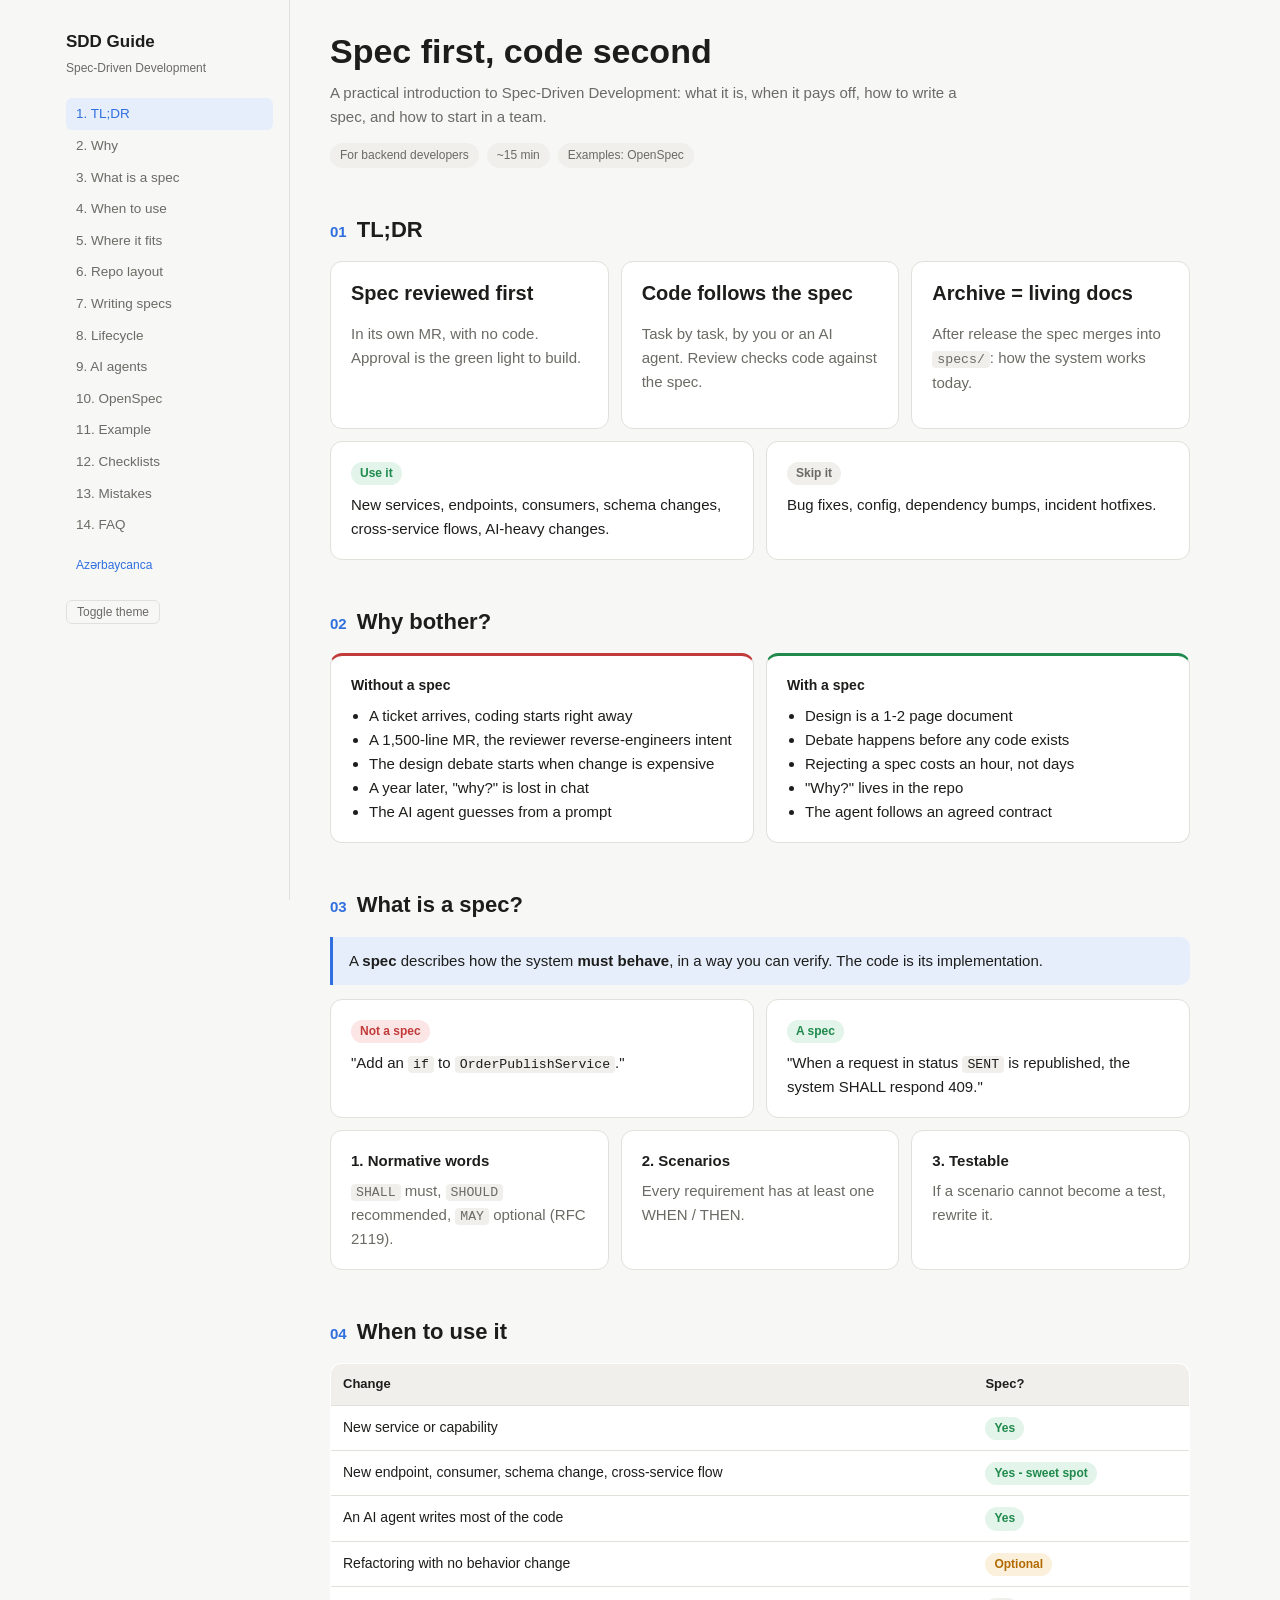
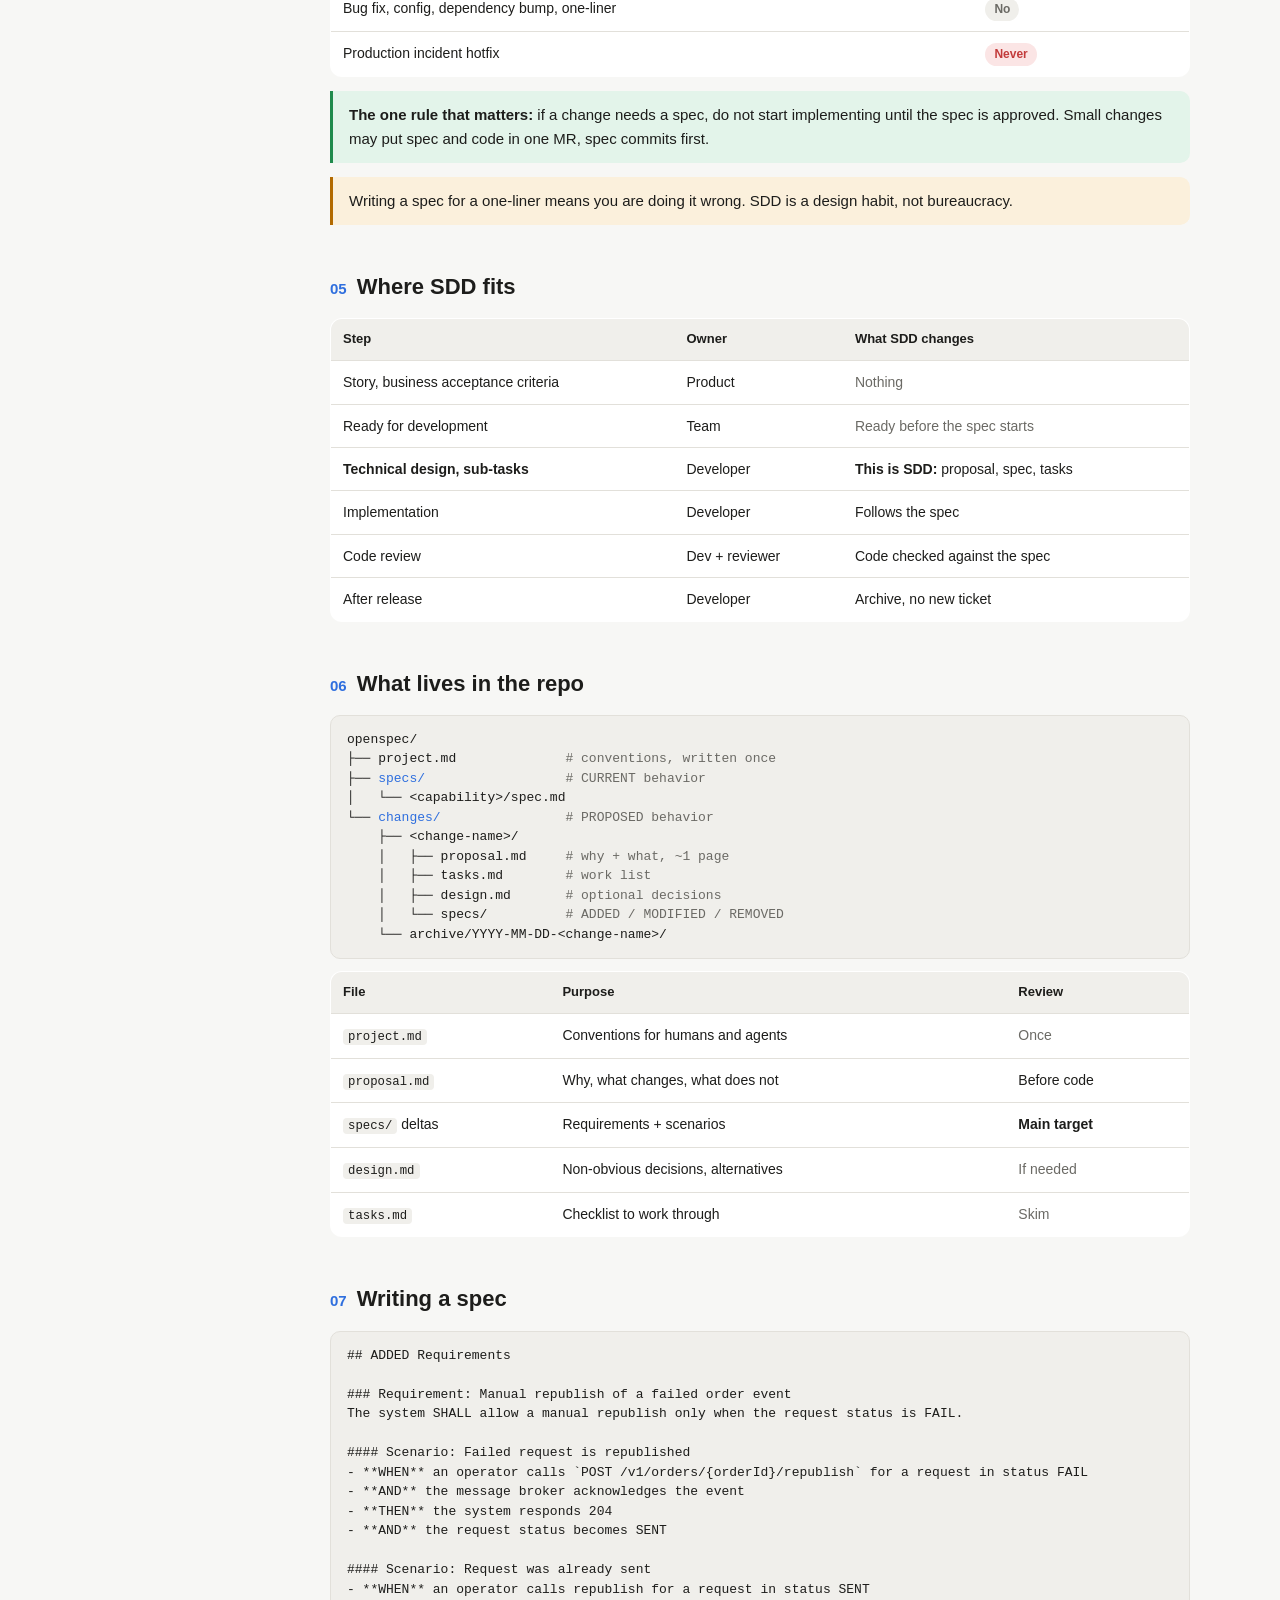
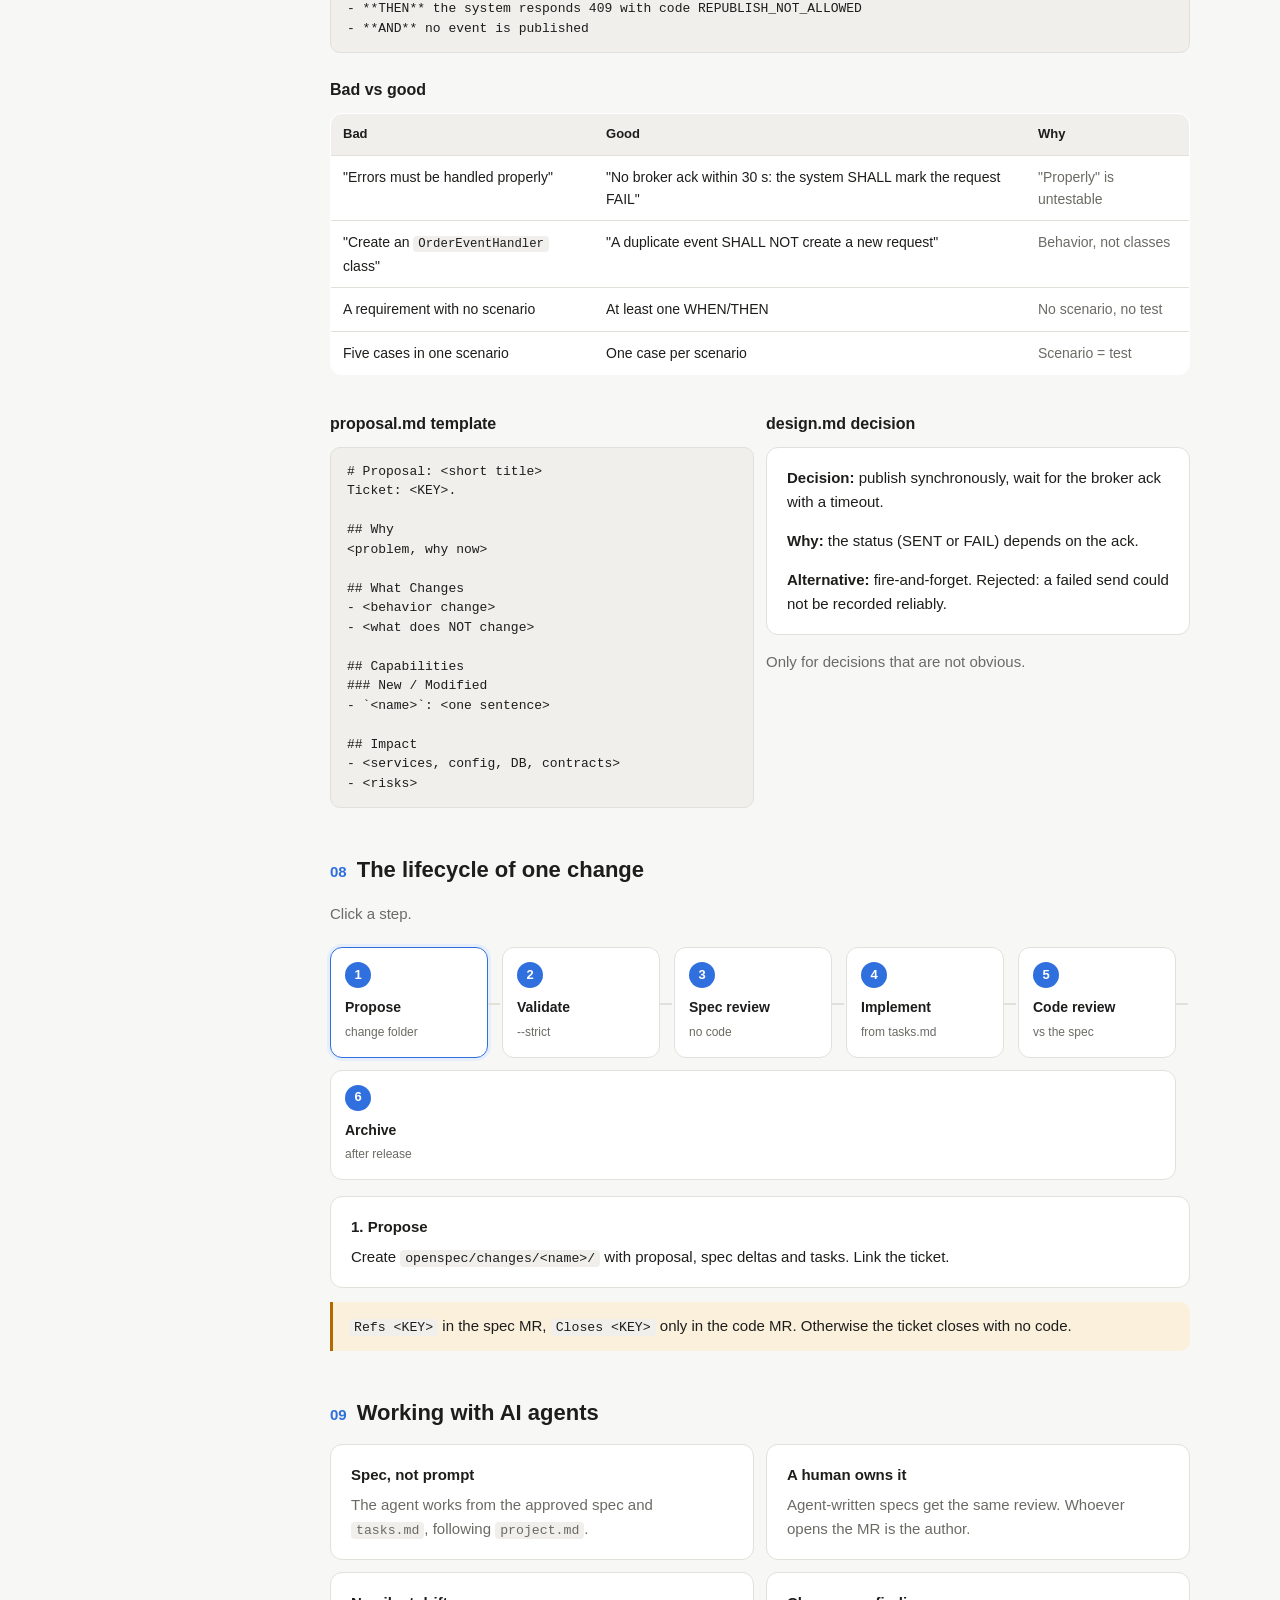
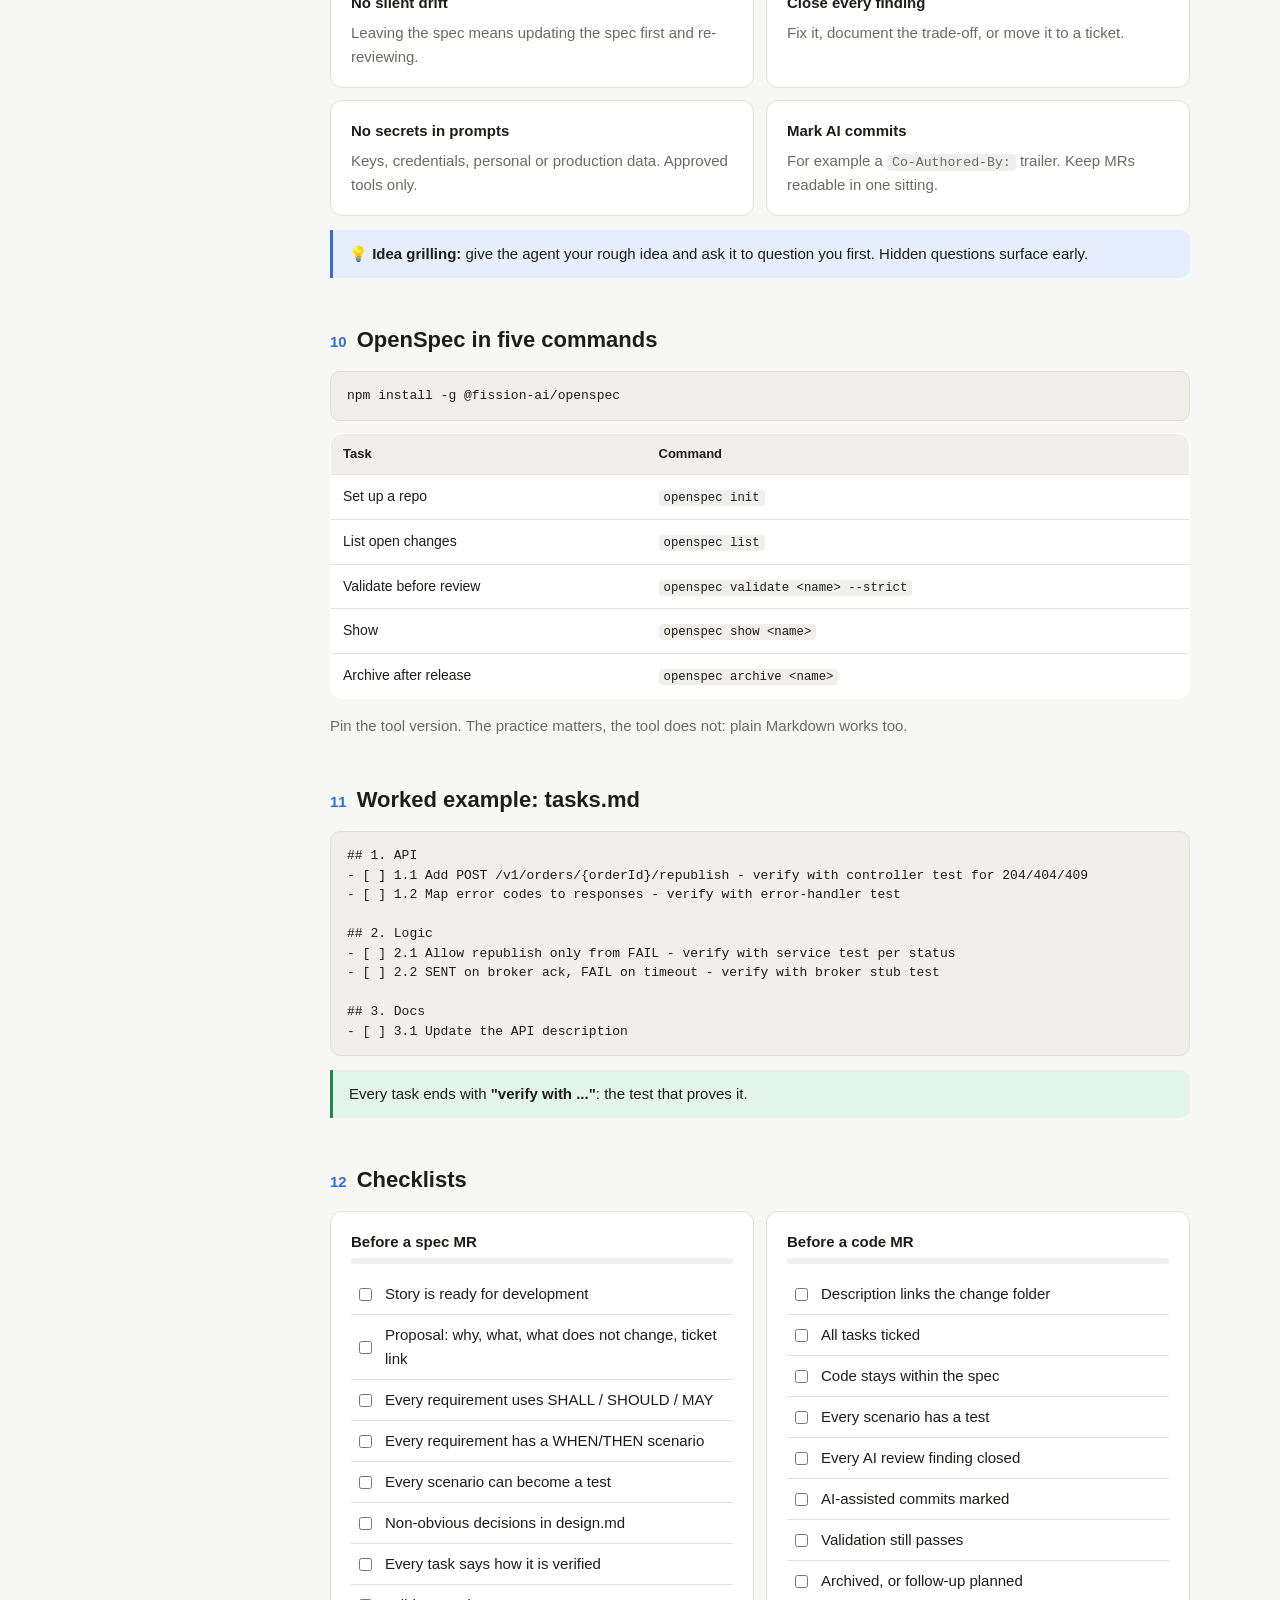
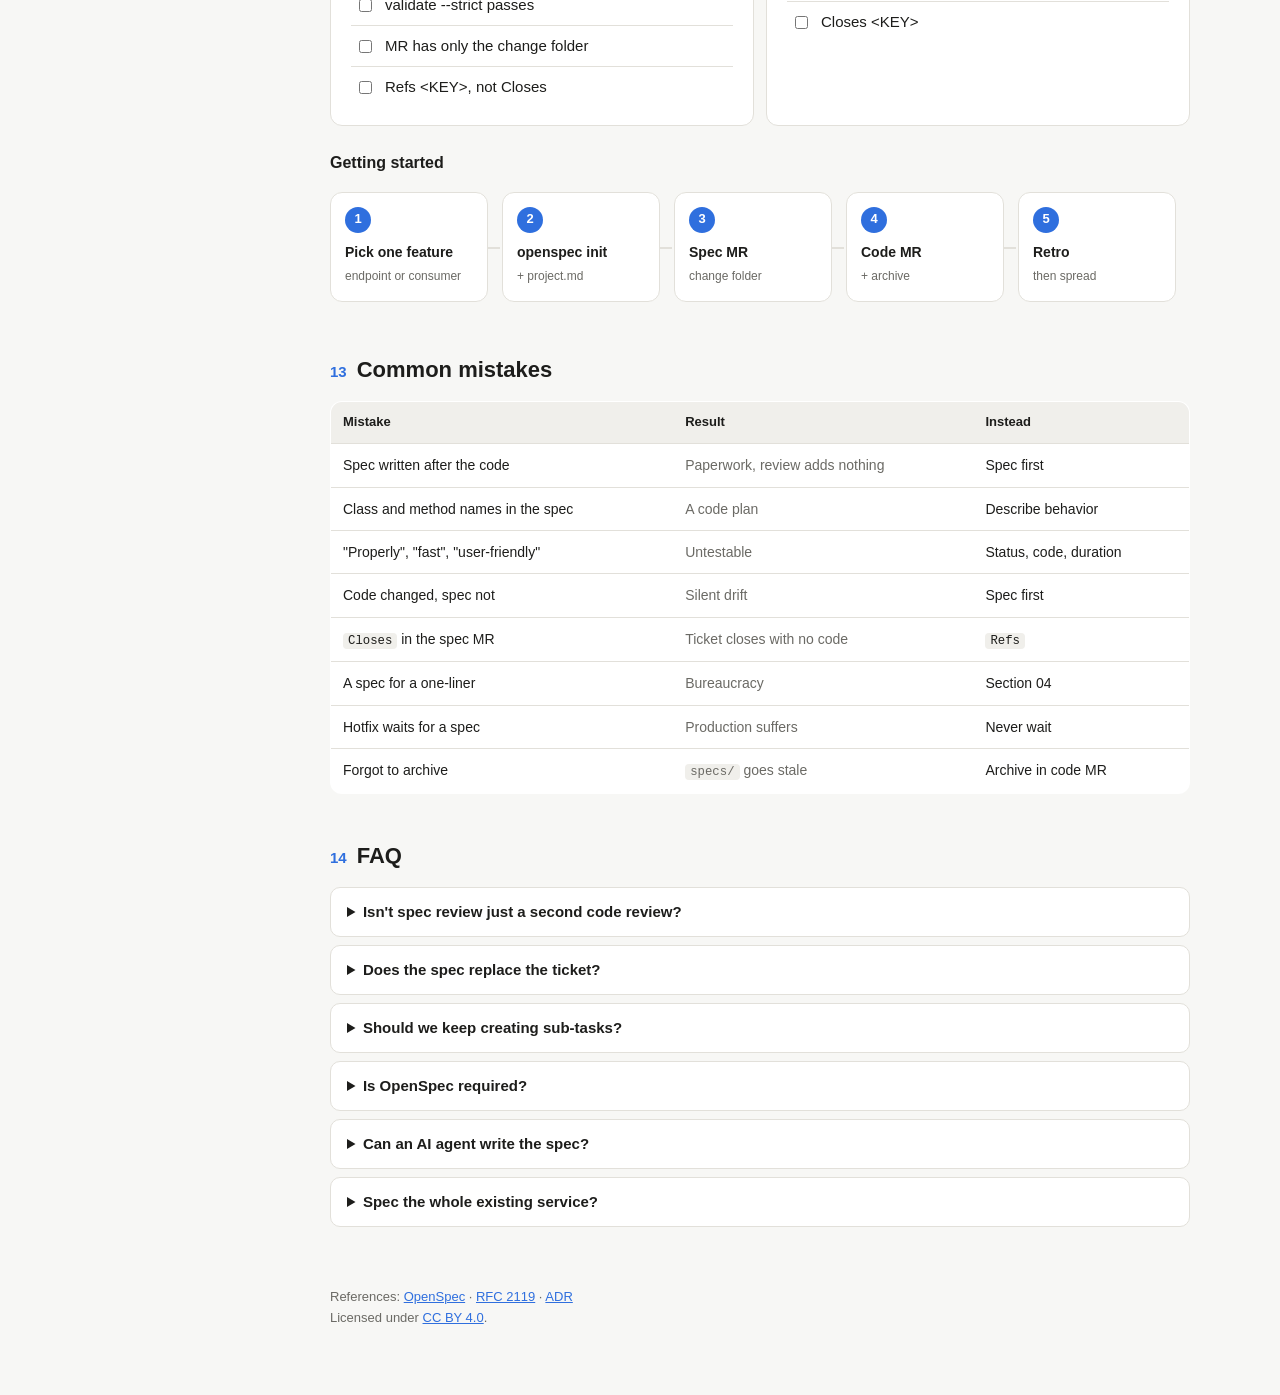
<file: index.html>
<!doctype html>
<html lang="en">
<head>
<meta charset="utf-8">
<meta name="viewport" content="width=device-width, initial-scale=1">
<title>SDD Guide</title>
<meta name="description" content="A practical guide to Spec-Driven Development from zero.">
<link rel="stylesheet" href="style.css">
</head>
<body>
<div class="layout">
<nav>
  <div class="brand">SDD Guide</div>
  <div class="sub">Spec-Driven Development</div>
  <div class="links">
    <a href="#s1">1. TL;DR</a><a href="#s2">2. Why</a><a href="#s3">3. What is a spec</a><a href="#s4">4. When to use</a>
    <a href="#s5">5. Where it fits</a><a href="#s6">6. Repo layout</a><a href="#s7">7. Writing specs</a><a href="#s8">8. Lifecycle</a>
    <a href="#s9">9. AI agents</a><a href="#s10">10. OpenSpec</a><a href="#s11">11. Example</a><a href="#s12">12. Checklists</a>
    <a href="#s13">13. Mistakes</a><a href="#s14">14. FAQ</a>
  </div>
  <a class="lang" href="az.html">Azərbaycanca</a><br>
  <button class="themebtn" id="theme">Toggle theme</button>
</nav>
<main>
<header class="hero">
  <h1>Spec first, code second</h1>
  <p>A practical introduction to Spec-Driven Development: what it is, when it pays off, how to write a spec, and how to start in a team.</p>
  <div class="pills"><span class="pill">For backend developers</span><span class="pill">~15 min</span><span class="pill">Examples: OpenSpec</span></div>
</header>

<section id="s1">
<h2><span class="n">01</span>TL;DR</h2>
<div class="grid g3">
  <div class="card"><div class="big">Spec reviewed first</div><p class="muted">In its own MR, with no code. Approval is the green light to build.</p></div>
  <div class="card"><div class="big">Code follows the spec</div><p class="muted">Task by task, by you or an AI agent. Review checks code against the spec.</p></div>
  <div class="card"><div class="big">Archive = living docs</div><p class="muted">After release the spec merges into <code>specs/</code>: how the system works today.</p></div>
</div>
<div class="grid g2" style="margin-top:12px">
  <div class="card"><span class="tag yes">Use it</span><p style="margin:8px 0 0">New services, endpoints, consumers, schema changes, cross-service flows, AI-heavy changes.</p></div>
  <div class="card"><span class="tag no">Skip it</span><p style="margin:8px 0 0">Bug fixes, config, dependency bumps, incident hotfixes.</p></div>
</div>
</section>

<section id="s2">
<h2><span class="n">02</span>Why bother?</h2>
<div class="grid g2 vs">
  <div class="card before"><h4>Without a spec</h4><ul>
    <li>A ticket arrives, coding starts right away</li>
    <li>A 1,500-line MR, the reviewer reverse-engineers intent</li>
    <li>The design debate starts when change is expensive</li>
    <li>A year later, "why?" is lost in chat</li>
    <li>The AI agent guesses from a prompt</li></ul></div>
  <div class="card after"><h4>With a spec</h4><ul>
    <li>Design is a 1-2 page document</li>
    <li>Debate happens before any code exists</li>
    <li>Rejecting a spec costs an hour, not days</li>
    <li>"Why?" lives in the repo</li>
    <li>The agent follows an agreed contract</li></ul></div>
</div>
</section>

<section id="s3">
<h2><span class="n">03</span>What is a spec?</h2>
<div class="callout">A <b>spec</b> describes how the system <b>must behave</b>, in a way you can verify. The code is its implementation.</div>
<div class="grid g2">
  <div class="card"><span class="tag never">Not a spec</span><p style="margin:8px 0 0">"Add an <code>if</code> to <code>OrderPublishService</code>."</p></div>
  <div class="card"><span class="tag yes">A spec</span><p style="margin:8px 0 0">"When a request in status <code>SENT</code> is republished, the system SHALL respond 409."</p></div>
</div>
<div class="grid g3" style="margin-top:12px">
  <div class="card"><b>1. Normative words</b><p class="muted" style="margin:6px 0 0"><code>SHALL</code> must, <code>SHOULD</code> recommended, <code>MAY</code> optional (RFC 2119).</p></div>
  <div class="card"><b>2. Scenarios</b><p class="muted" style="margin:6px 0 0">Every requirement has at least one WHEN / THEN.</p></div>
  <div class="card"><b>3. Testable</b><p class="muted" style="margin:6px 0 0">If a scenario cannot become a test, rewrite it.</p></div>
</div>
</section>

<section id="s4">
<h2><span class="n">04</span>When to use it</h2>
<div class="tablewrap"><table>
<tr><th>Change</th><th>Spec?</th></tr>
<tr><td>New service or capability</td><td><span class="tag yes">Yes</span></td></tr>
<tr><td>New endpoint, consumer, schema change, cross-service flow</td><td><span class="tag yes">Yes - sweet spot</span></td></tr>
<tr><td>An AI agent writes most of the code</td><td><span class="tag yes">Yes</span></td></tr>
<tr><td>Refactoring with no behavior change</td><td><span class="tag opt">Optional</span></td></tr>
<tr><td>Bug fix, config, dependency bump, one-liner</td><td><span class="tag no">No</span></td></tr>
<tr><td>Production incident hotfix</td><td><span class="tag never">Never</span></td></tr>
</table></div>
<div class="callout ok"><b>The one rule that matters:</b> if a change needs a spec, do not start implementing until the spec is approved. Small changes may put spec and code in one MR, spec commits first.</div>
<div class="callout warn">Writing a spec for a one-liner means you are doing it wrong. SDD is a design habit, not bureaucracy.</div>
</section>

<section id="s5">
<h2><span class="n">05</span>Where SDD fits</h2>
<div class="tablewrap"><table>
<tr><th>Step</th><th>Owner</th><th>What SDD changes</th></tr>
<tr><td>Story, business acceptance criteria</td><td>Product</td><td class="muted">Nothing</td></tr>
<tr><td>Ready for development</td><td>Team</td><td class="muted">Ready before the spec starts</td></tr>
<tr><td><b>Technical design, sub-tasks</b></td><td>Developer</td><td><b>This is SDD:</b> proposal, spec, tasks</td></tr>
<tr><td>Implementation</td><td>Developer</td><td>Follows the spec</td></tr>
<tr><td>Code review</td><td>Dev + reviewer</td><td>Code checked against the spec</td></tr>
<tr><td>After release</td><td>Developer</td><td>Archive, no new ticket</td></tr>
</table></div>
</section>

<section id="s6">
<h2><span class="n">06</span>What lives in the repo</h2>
<pre class="tree">openspec/
├── project.md              <span class="muted"># conventions, written once</span>
├── <span class="hl">specs/</span>                  <span class="muted"># CURRENT behavior</span>
│   └── &lt;capability&gt;/spec.md
└── <span class="hl">changes/</span>                <span class="muted"># PROPOSED behavior</span>
    ├── &lt;change-name&gt;/
    │   ├── proposal.md     <span class="muted"># why + what, ~1 page</span>
    │   ├── tasks.md        <span class="muted"># work list</span>
    │   ├── design.md       <span class="muted"># optional decisions</span>
    │   └── specs/          <span class="muted"># ADDED / MODIFIED / REMOVED</span>
    └── archive/YYYY-MM-DD-&lt;change-name&gt;/</pre>
<div class="tablewrap" style="margin-top:12px"><table>
<tr><th>File</th><th>Purpose</th><th>Review</th></tr>
<tr><td><code>project.md</code></td><td>Conventions for humans and agents</td><td class="muted">Once</td></tr>
<tr><td><code>proposal.md</code></td><td>Why, what changes, what does not</td><td>Before code</td></tr>
<tr><td><code>specs/</code> deltas</td><td>Requirements + scenarios</td><td><b>Main target</b></td></tr>
<tr><td><code>design.md</code></td><td>Non-obvious decisions, alternatives</td><td class="muted">If needed</td></tr>
<tr><td><code>tasks.md</code></td><td>Checklist to work through</td><td class="muted">Skim</td></tr>
</table></div>
</section>

<section id="s7">
<h2><span class="n">07</span>Writing a spec</h2>
<pre>## ADDED Requirements

### Requirement: Manual republish of a failed order event
The system SHALL allow a manual republish only when the request status is FAIL.

#### Scenario: Failed request is republished
- **WHEN** an operator calls `POST /v1/orders/{orderId}/republish` for a request in status FAIL
- **AND** the message broker acknowledges the event
- **THEN** the system responds 204
- **AND** the request status becomes SENT

#### Scenario: Request was already sent
- **WHEN** an operator calls republish for a request in status SENT
- **THEN** the system responds 409 with code REPUBLISH_NOT_ALLOWED
- **AND** no event is published</pre>
<h3>Bad vs good</h3>
<div class="tablewrap"><table>
<tr><th>Bad</th><th>Good</th><th>Why</th></tr>
<tr><td>"Errors must be handled properly"</td><td>"No broker ack within 30 s: the system SHALL mark the request FAIL"</td><td class="muted">"Properly" is untestable</td></tr>
<tr><td>"Create an <code>OrderEventHandler</code> class"</td><td>"A duplicate event SHALL NOT create a new request"</td><td class="muted">Behavior, not classes</td></tr>
<tr><td>A requirement with no scenario</td><td>At least one WHEN/THEN</td><td class="muted">No scenario, no test</td></tr>
<tr><td>Five cases in one scenario</td><td>One case per scenario</td><td class="muted">Scenario = test</td></tr>
</table></div>
<div class="grid g2" style="margin-top:12px">
<div><h3>proposal.md template</h3><pre># Proposal: &lt;short title&gt;
Ticket: &lt;KEY&gt;.

## Why
&lt;problem, why now&gt;

## What Changes
- &lt;behavior change&gt;
- &lt;what does NOT change&gt;

## Capabilities
### New / Modified
- `&lt;name&gt;`: &lt;one sentence&gt;

## Impact
- &lt;services, config, DB, contracts&gt;
- &lt;risks&gt;</pre></div>
<div><h3>design.md decision</h3>
<div class="card"><p style="margin:0"><b>Decision:</b> publish synchronously, wait for the broker ack with a timeout.</p>
<p><b>Why:</b> the status (SENT or FAIL) depends on the ack.</p>
<p style="margin:0"><b>Alternative:</b> fire-and-forget. Rejected: a failed send could not be recorded reliably.</p></div>
<p class="muted">Only for decisions that are not obvious.</p></div>
</div>
</section>

<section id="s8">
<h2><span class="n">08</span>The lifecycle of one change</h2>
<p class="muted">Click a step.</p>
<div class="flow" data-detail="lifeDetail">
  <div class="step"><div class="num"></div><b>Propose</b><span>change folder</span><p>Create <code>openspec/changes/&lt;name&gt;/</code> with proposal, spec deltas and tasks. Link the ticket.</p></div>
  <div class="step"><div class="num"></div><b>Validate</b><span>--strict</span><p>Run <code>openspec validate &lt;name&gt; --strict</code>. Fix every error before asking for review.</p></div>
  <div class="step"><div class="num"></div><b>Spec review</b><span>no code</span><p>An MR with only the change folder. Approval means "go build it".</p></div>
  <div class="step"><div class="num"></div><b>Implement</b><span>from tasks.md</span><p>Tick tasks off. New scope? Update the spec first, re-validate, then code.</p></div>
  <div class="step"><div class="num"></div><b>Code review</b><span>vs the spec</span><p>A normal MR linking the change folder. The reviewer checks code against the approved scenarios.</p></div>
  <div class="step"><div class="num"></div><b>Archive</b><span>after release</span><p><code>openspec archive &lt;name&gt;</code>: deltas merge into <code>specs/</code>. Usually inside the code MR.</p></div>
</div>
<div class="card detail" id="lifeDetail"></div>
<div class="callout warn"><code>Refs &lt;KEY&gt;</code> in the spec MR, <code>Closes &lt;KEY&gt;</code> only in the code MR. Otherwise the ticket closes with no code.</div>
</section>

<section id="s9">
<h2><span class="n">09</span>Working with AI agents</h2>
<div class="grid g2">
  <div class="card"><b>Spec, not prompt</b><p class="muted" style="margin:6px 0 0">The agent works from the approved spec and <code>tasks.md</code>, following <code>project.md</code>.</p></div>
  <div class="card"><b>A human owns it</b><p class="muted" style="margin:6px 0 0">Agent-written specs get the same review. Whoever opens the MR is the author.</p></div>
  <div class="card"><b>No silent drift</b><p class="muted" style="margin:6px 0 0">Leaving the spec means updating the spec first and re-reviewing.</p></div>
  <div class="card"><b>Close every finding</b><p class="muted" style="margin:6px 0 0">Fix it, document the trade-off, or move it to a ticket.</p></div>
  <div class="card"><b>No secrets in prompts</b><p class="muted" style="margin:6px 0 0">Keys, credentials, personal or production data. Approved tools only.</p></div>
  <div class="card"><b>Mark AI commits</b><p class="muted" style="margin:6px 0 0">For example a <code>Co-Authored-By:</code> trailer. Keep MRs readable in one sitting.</p></div>
</div>
<div class="callout">💡 <b>Idea grilling:</b> give the agent your rough idea and ask it to question you first. Hidden questions surface early.</div>
</section>

<section id="s10">
<h2><span class="n">10</span>OpenSpec in five commands</h2>
<pre>npm install -g @fission-ai/openspec</pre>
<div class="tablewrap" style="margin-top:12px"><table>
<tr><th>Task</th><th>Command</th></tr>
<tr><td>Set up a repo</td><td><code>openspec init</code></td></tr>
<tr><td>List open changes</td><td><code>openspec list</code></td></tr>
<tr><td>Validate before review</td><td><code>openspec validate &lt;name&gt; --strict</code></td></tr>
<tr><td>Show</td><td><code>openspec show &lt;name&gt;</code></td></tr>
<tr><td>Archive after release</td><td><code>openspec archive &lt;name&gt;</code></td></tr>
</table></div>
<p class="muted">Pin the tool version. The practice matters, the tool does not: plain Markdown works too.</p>
</section>

<section id="s11">
<h2><span class="n">11</span>Worked example: tasks.md</h2>
<pre>## 1. API
- [ ] 1.1 Add POST /v1/orders/{orderId}/republish - verify with controller test for 204/404/409
- [ ] 1.2 Map error codes to responses - verify with error-handler test

## 2. Logic
- [ ] 2.1 Allow republish only from FAIL - verify with service test per status
- [ ] 2.2 SENT on broker ack, FAIL on timeout - verify with broker stub test

## 3. Docs
- [ ] 3.1 Update the API description</pre>
<div class="callout ok">Every task ends with <b>"verify with ..."</b>: the test that proves it.</div>
</section>

<section id="s12">
<h2><span class="n">12</span>Checklists</h2>
<div class="grid g2">
<div class="card check" data-list="en-spec"><b>Before a spec MR</b><div class="progress"><i></i></div>
  <label><input type="checkbox"><span>Story is ready for development</span></label>
  <label><input type="checkbox"><span>Proposal: why, what, what does not change, ticket link</span></label>
  <label><input type="checkbox"><span>Every requirement uses SHALL / SHOULD / MAY</span></label>
  <label><input type="checkbox"><span>Every requirement has a WHEN/THEN scenario</span></label>
  <label><input type="checkbox"><span>Every scenario can become a test</span></label>
  <label><input type="checkbox"><span>Non-obvious decisions in design.md</span></label>
  <label><input type="checkbox"><span>Every task says how it is verified</span></label>
  <label><input type="checkbox"><span>validate --strict passes</span></label>
  <label><input type="checkbox"><span>MR has only the change folder</span></label>
  <label><input type="checkbox"><span>Refs &lt;KEY&gt;, not Closes</span></label>
</div>
<div class="card check" data-list="en-code"><b>Before a code MR</b><div class="progress"><i></i></div>
  <label><input type="checkbox"><span>Description links the change folder</span></label>
  <label><input type="checkbox"><span>All tasks ticked</span></label>
  <label><input type="checkbox"><span>Code stays within the spec</span></label>
  <label><input type="checkbox"><span>Every scenario has a test</span></label>
  <label><input type="checkbox"><span>Every AI review finding closed</span></label>
  <label><input type="checkbox"><span>AI-assisted commits marked</span></label>
  <label><input type="checkbox"><span>Validation still passes</span></label>
  <label><input type="checkbox"><span>Archived, or follow-up planned</span></label>
  <label><input type="checkbox"><span>Closes &lt;KEY&gt;</span></label>
</div>
</div>
<h3>Getting started</h3>
<div class="flow">
  <div class="step"><div class="num"></div><b>Pick one feature</b><span>endpoint or consumer</span></div>
  <div class="step"><div class="num"></div><b>openspec init</b><span>+ project.md</span></div>
  <div class="step"><div class="num"></div><b>Spec MR</b><span>change folder</span></div>
  <div class="step"><div class="num"></div><b>Code MR</b><span>+ archive</span></div>
  <div class="step"><div class="num"></div><b>Retro</b><span>then spread</span></div>
</div>
</section>

<section id="s13">
<h2><span class="n">13</span>Common mistakes</h2>
<div class="tablewrap"><table>
<tr><th>Mistake</th><th>Result</th><th>Instead</th></tr>
<tr><td>Spec written after the code</td><td class="muted">Paperwork, review adds nothing</td><td>Spec first</td></tr>
<tr><td>Class and method names in the spec</td><td class="muted">A code plan</td><td>Describe behavior</td></tr>
<tr><td>"Properly", "fast", "user-friendly"</td><td class="muted">Untestable</td><td>Status, code, duration</td></tr>
<tr><td>Code changed, spec not</td><td class="muted">Silent drift</td><td>Spec first</td></tr>
<tr><td><code>Closes</code> in the spec MR</td><td class="muted">Ticket closes with no code</td><td><code>Refs</code></td></tr>
<tr><td>A spec for a one-liner</td><td class="muted">Bureaucracy</td><td>Section 04</td></tr>
<tr><td>Hotfix waits for a spec</td><td class="muted">Production suffers</td><td>Never wait</td></tr>
<tr><td>Forgot to archive</td><td class="muted"><code>specs/</code> goes stale</td><td>Archive in code MR</td></tr>
</table></div>
</section>

<section id="s14">
<h2><span class="n">14</span>FAQ</h2>
<details><summary>Isn't spec review just a second code review?</summary><p>No. It is the one focused discussion of the technical design, and one page is read far more carefully than a big diff. Small changes share one MR.</p></details>
<details><summary>Does the spec replace the ticket?</summary><p>No. Business intent stays in the ticket. The spec is the technical behavior contract.</p></details>
<details><summary>Should we keep creating sub-tasks?</summary><p>If you like. <code>tasks.md</code> is the technical breakdown.</p></details>
<details><summary>Is OpenSpec required?</summary><p>No. Keep the artifacts, review step and archive; any tool works.</p></details>
<details><summary>Can an AI agent write the spec?</summary><p>Yes. A human still reviews and owns it.</p></details>
<details><summary>Spec the whole existing service?</summary><p>No. Only new changes. <code>specs/</code> fills up over time.</p></details>
</section>

<footer>
  References: <a href="https://github.com/Fission-AI/OpenSpec">OpenSpec</a> · <a href="https://www.rfc-editor.org/rfc/rfc2119">RFC 2119</a> · <a href="https://adr.github.io/">ADR</a><br>
  Licensed under <a href="https://creativecommons.org/licenses/by/4.0/">CC BY 4.0</a>.
</footer>
</main>
</div>
<script src="app.js"></script>
</body>
</html>
</file>
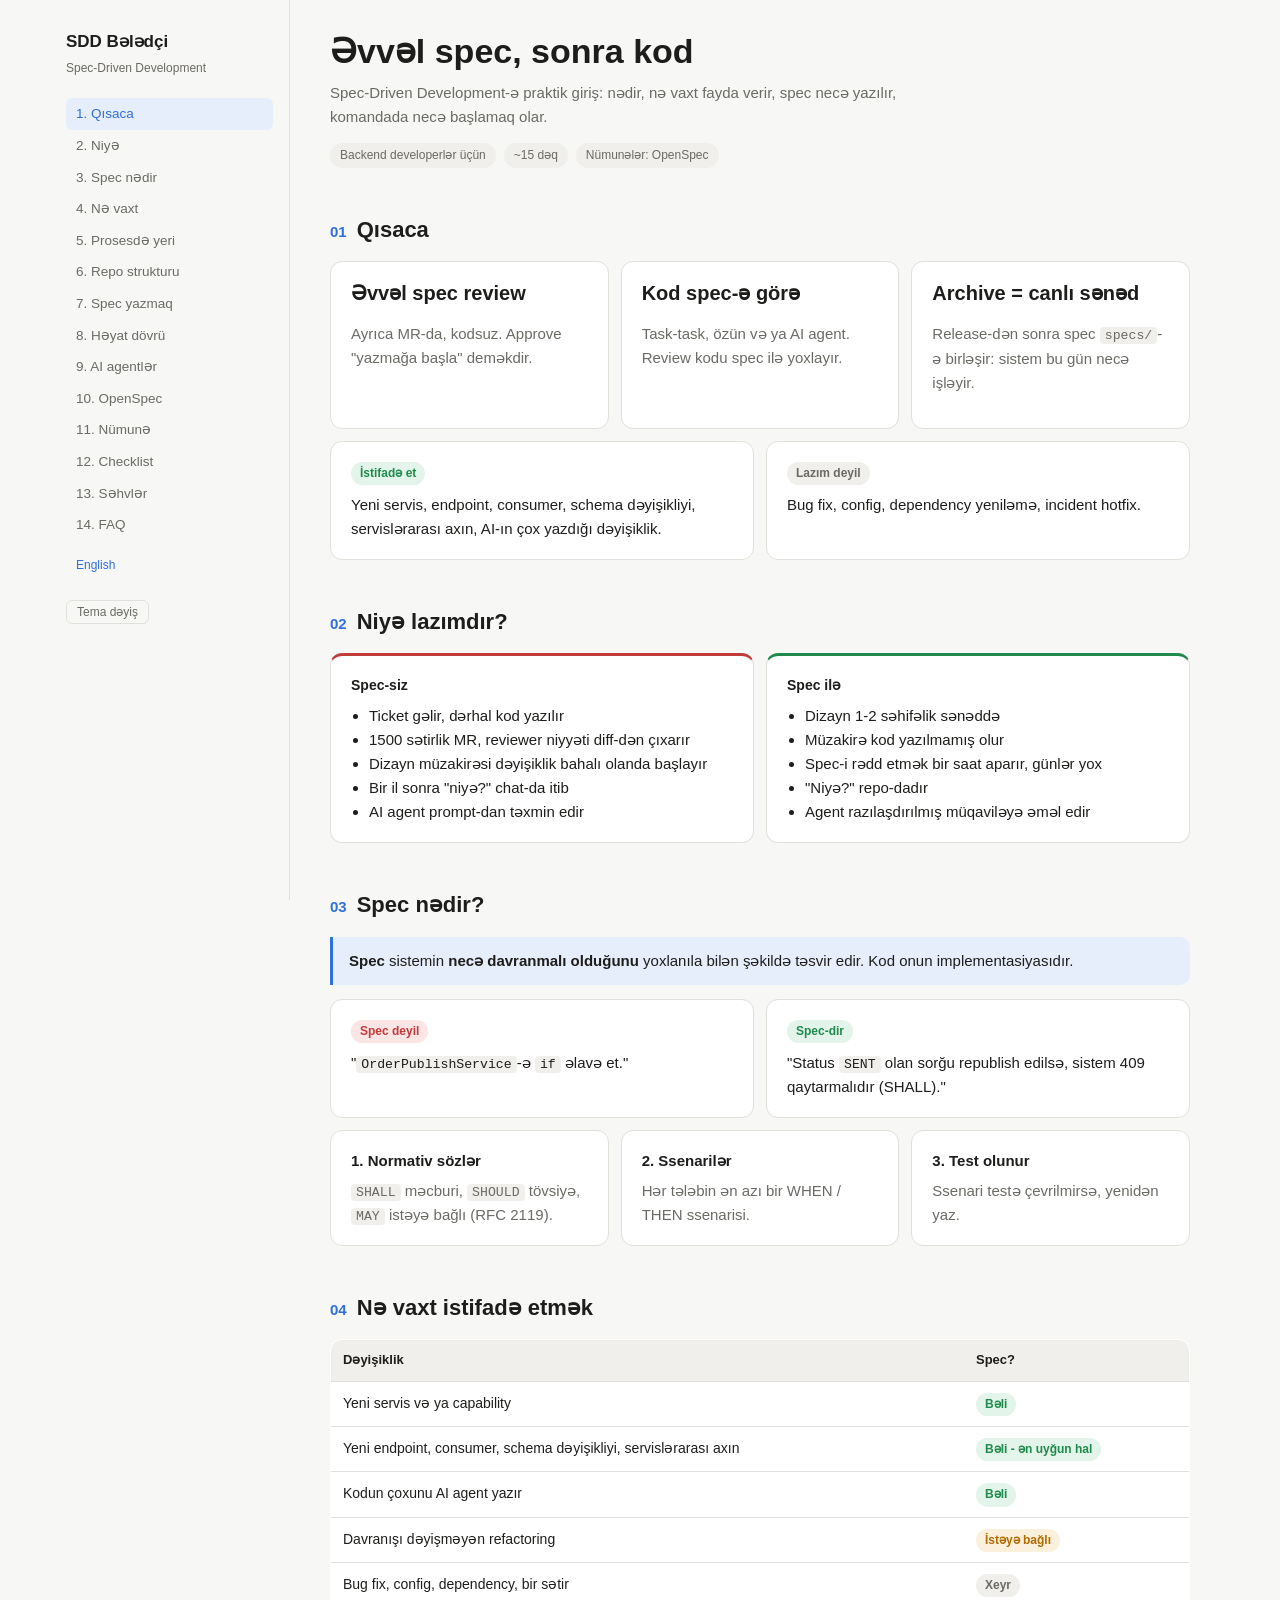
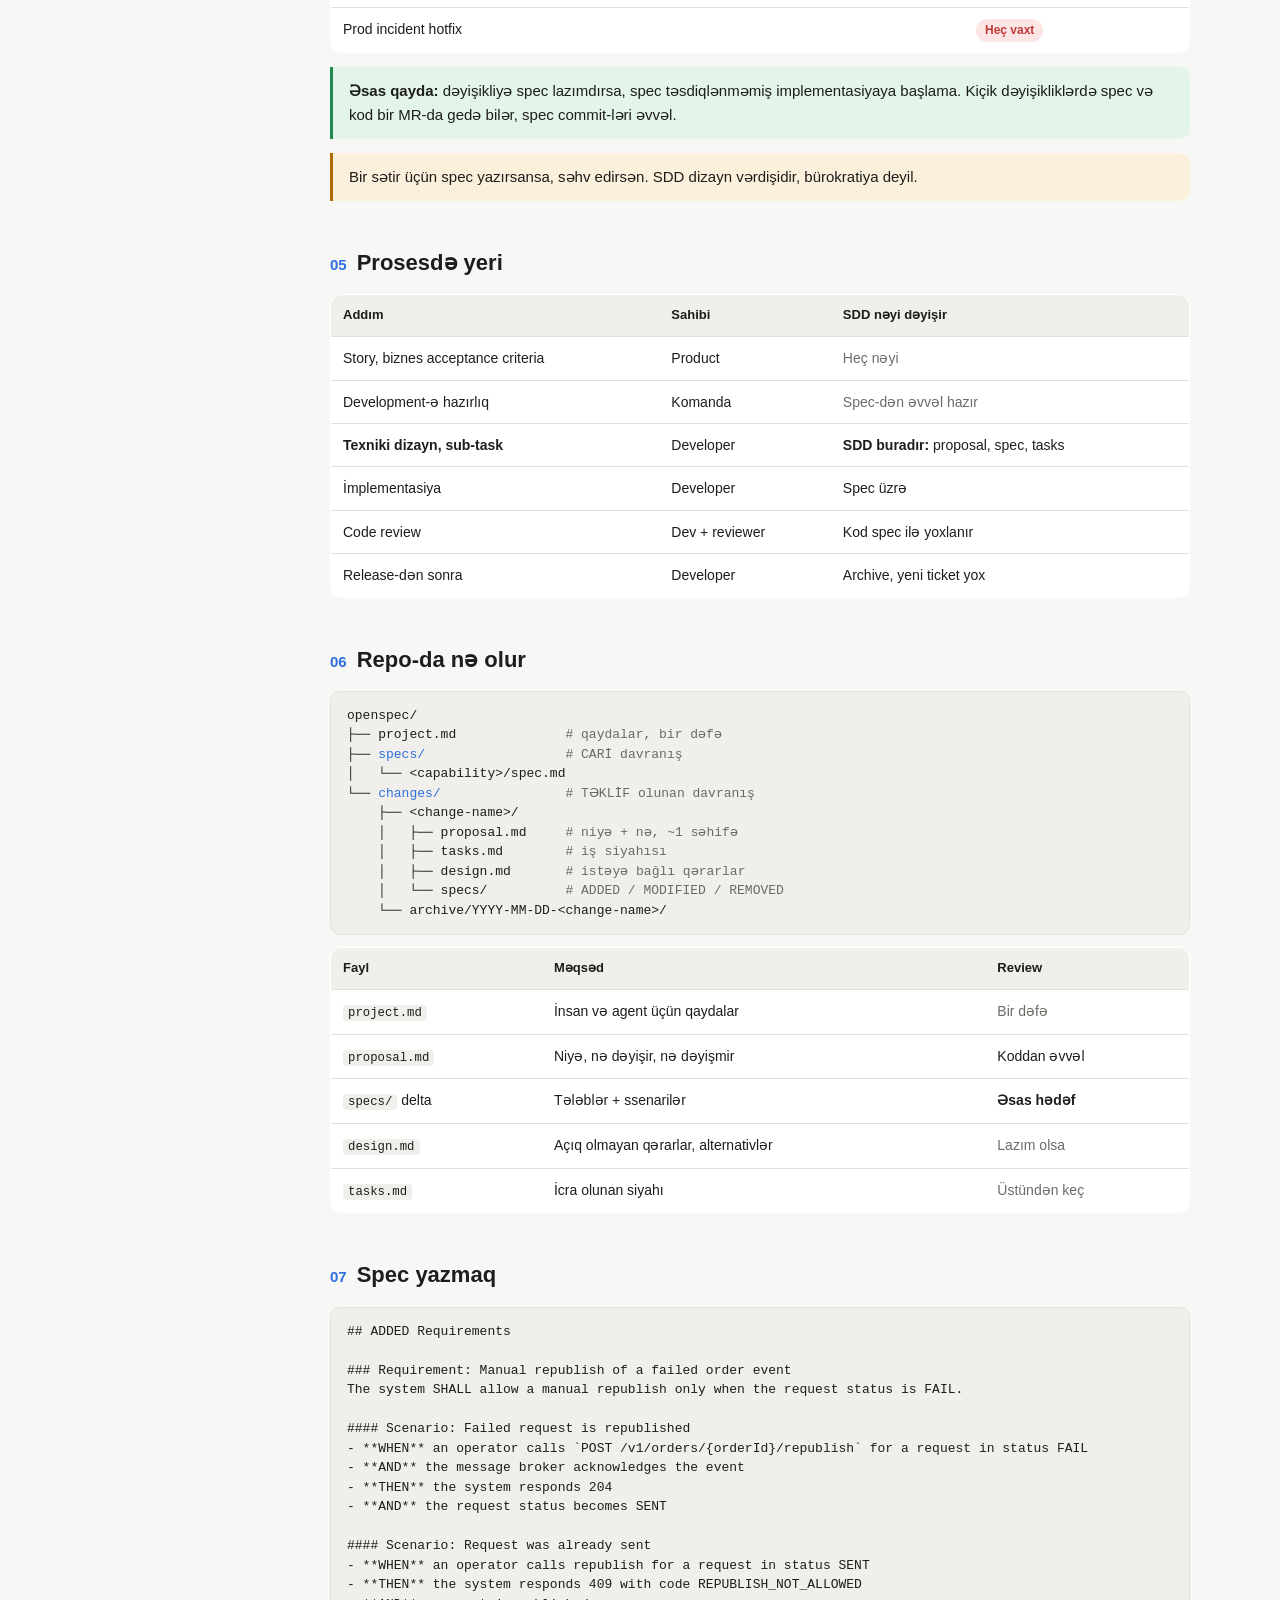
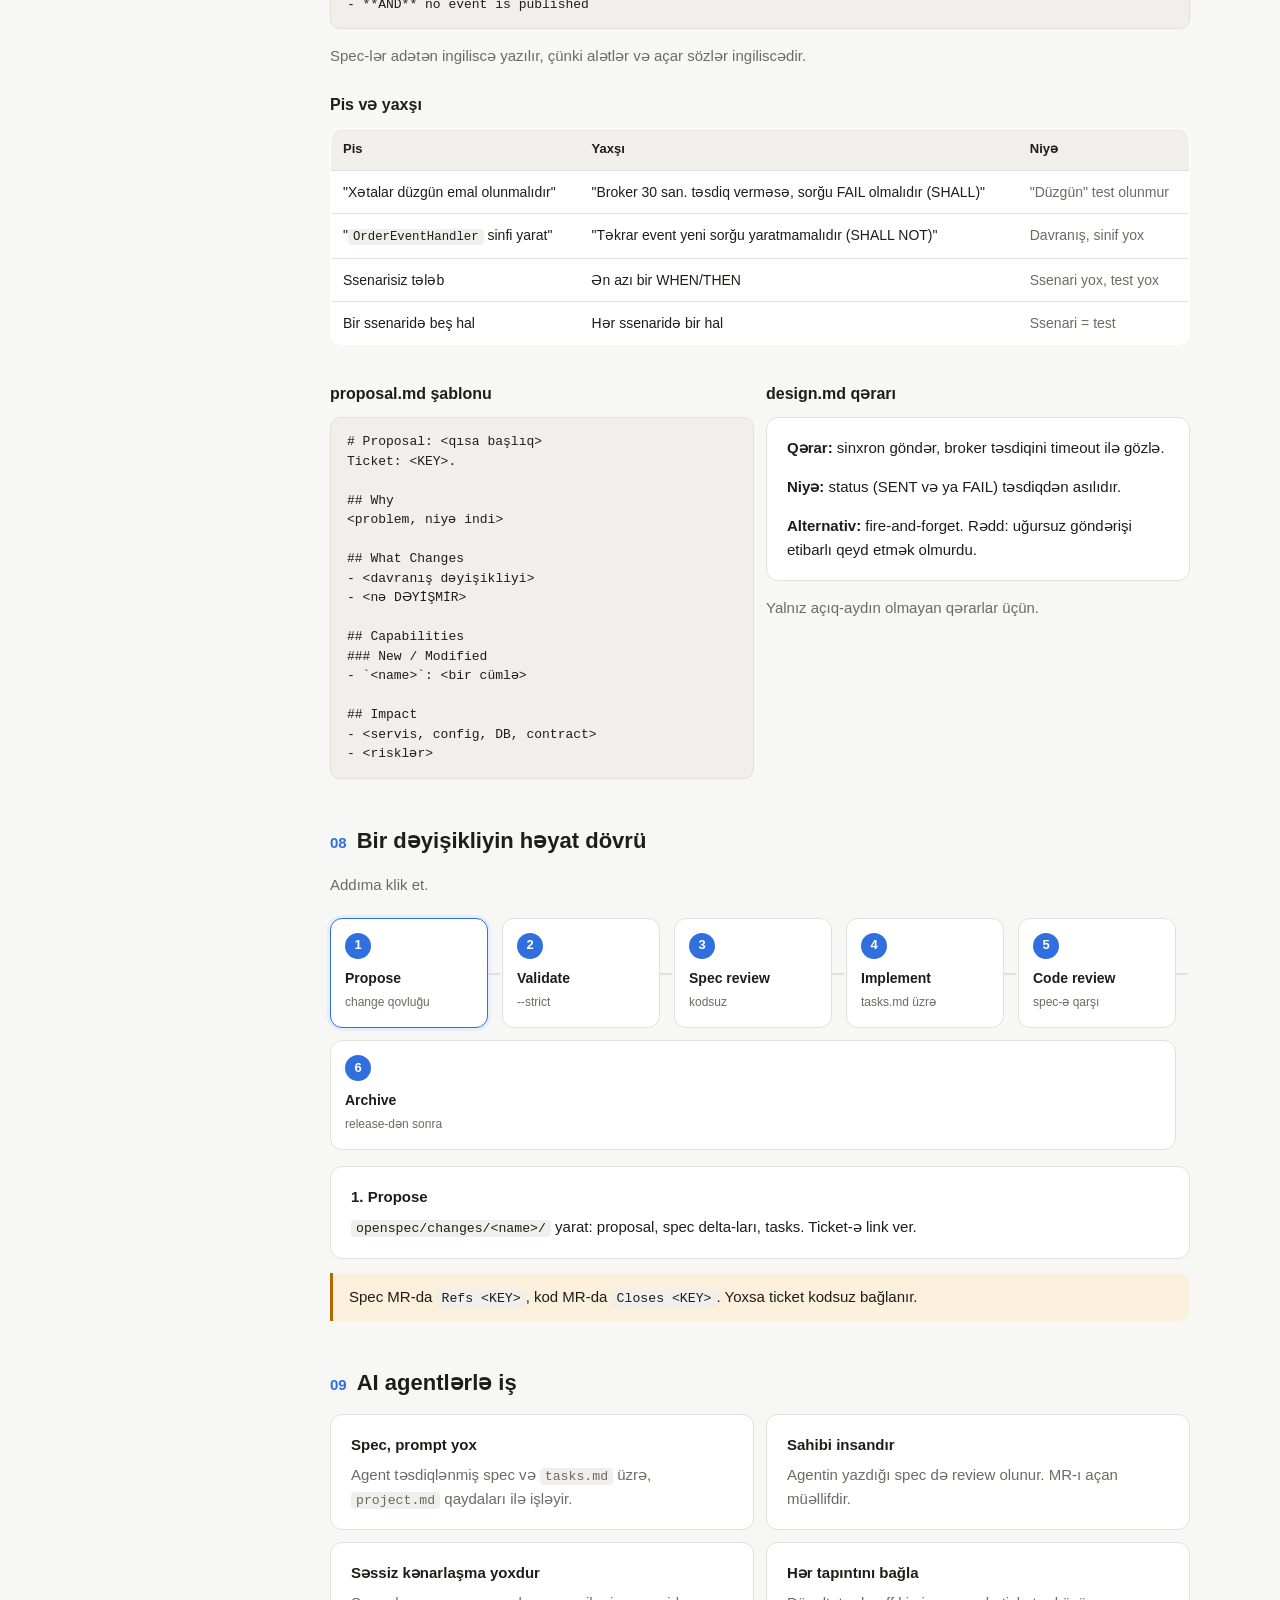
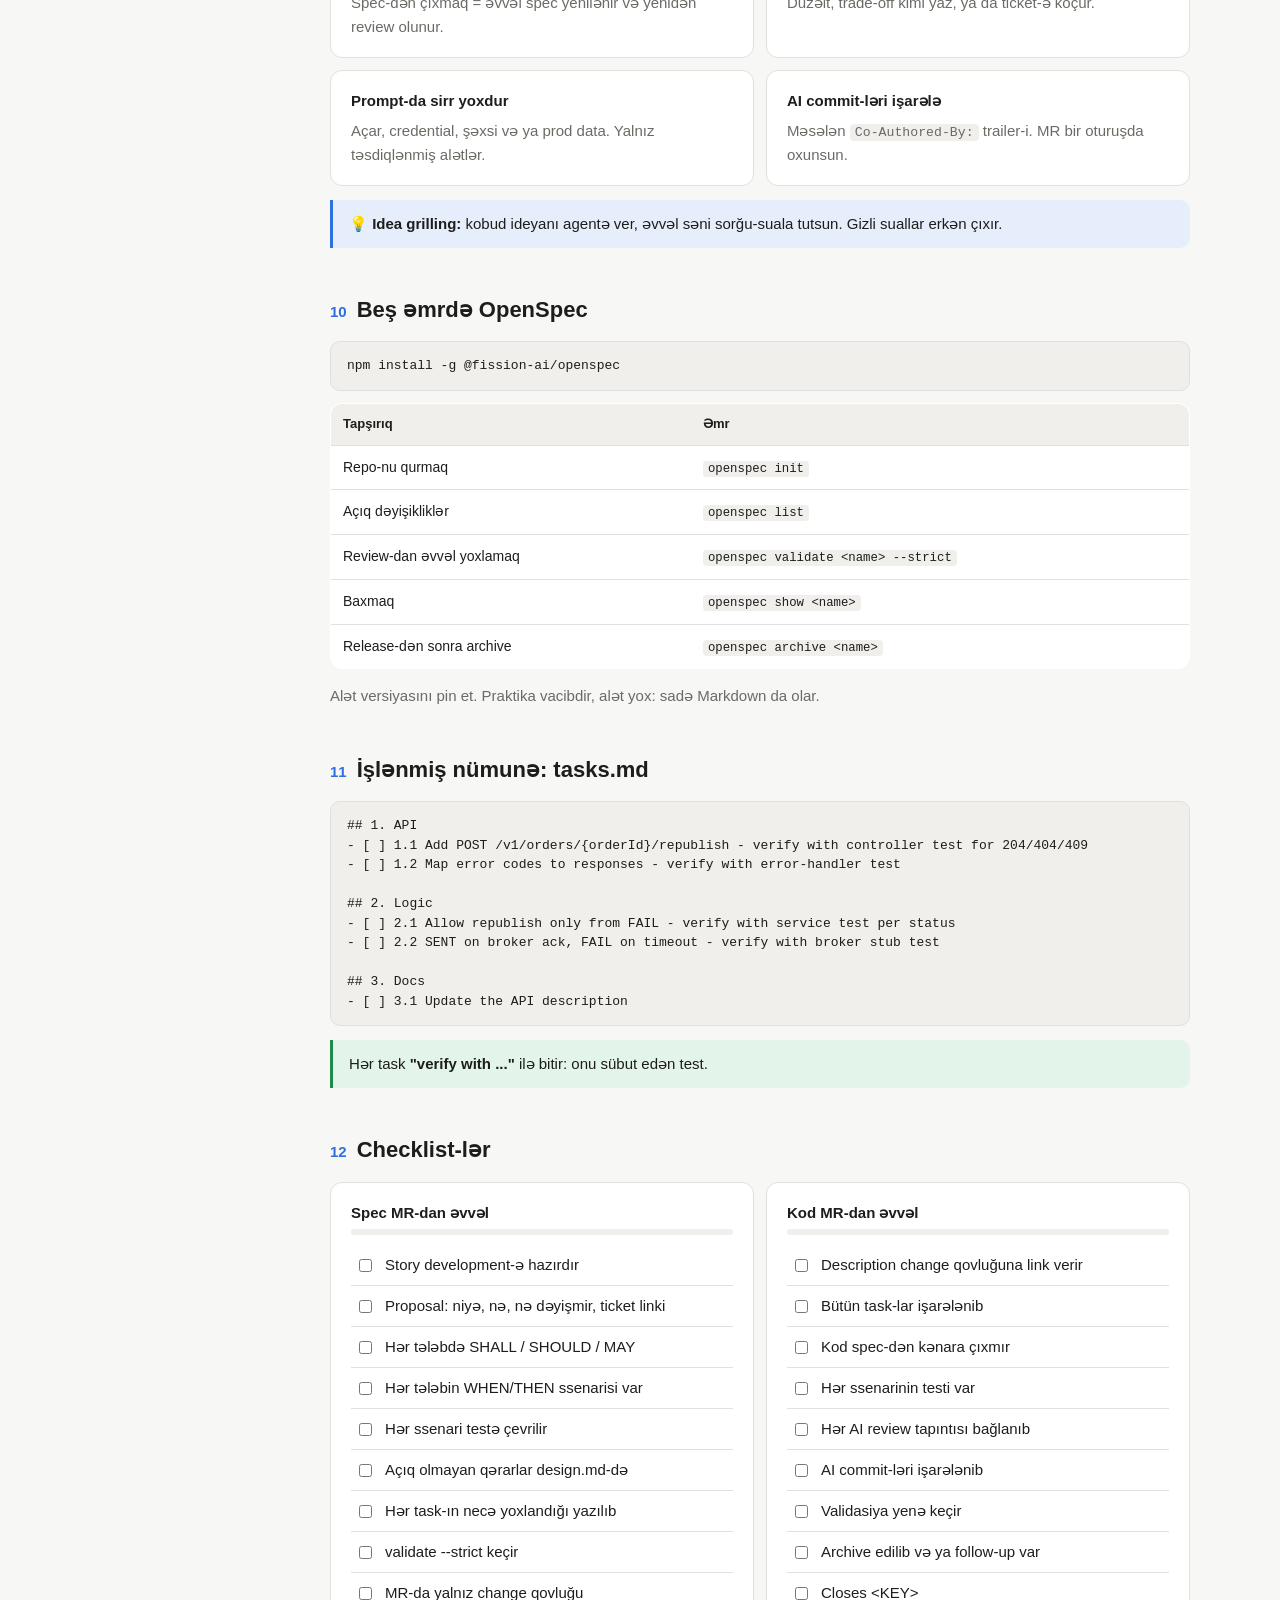
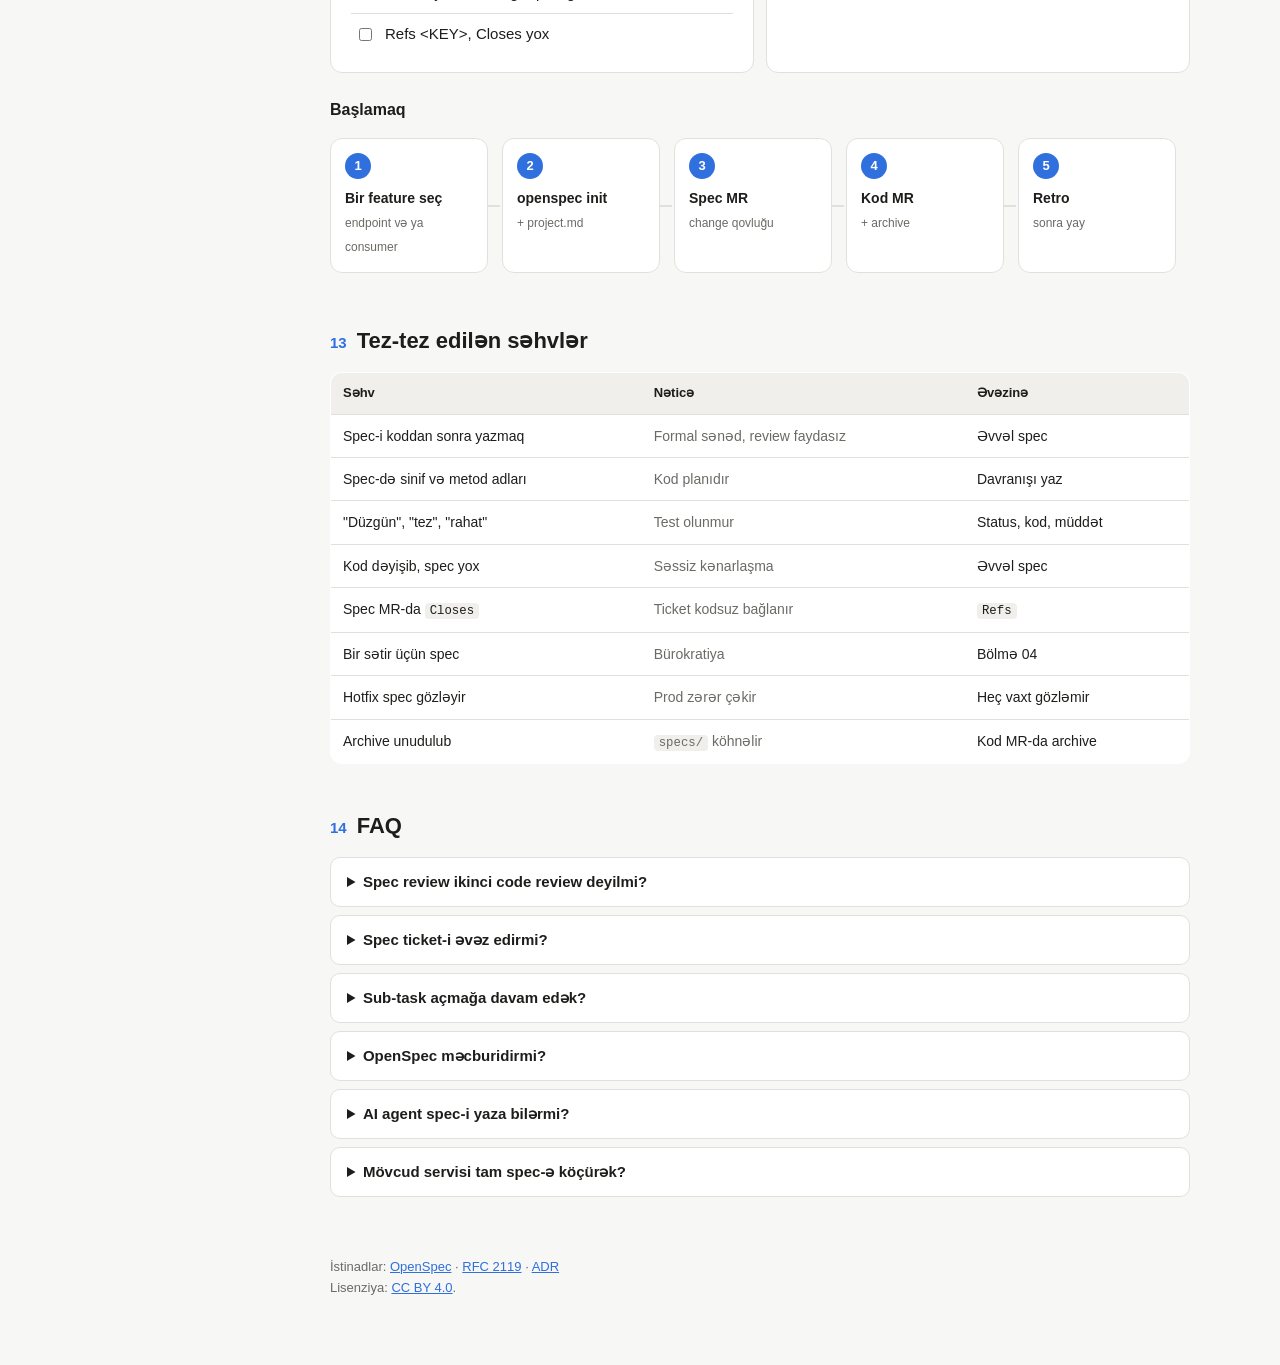
<file: az.html>
<!doctype html>
<html lang="az">
<head>
<meta charset="utf-8">
<meta name="viewport" content="width=device-width, initial-scale=1">
<title>SDD Bələdçi</title>
<meta name="description" content="Spec-Driven Development üzrə sıfırdan praktik bələdçi.">
<link rel="stylesheet" href="style.css">
</head>
<body>
<div class="layout">
<nav>
  <div class="brand">SDD Bələdçi</div>
  <div class="sub">Spec-Driven Development</div>
  <div class="links">
    <a href="#s1">1. Qısaca</a><a href="#s2">2. Niyə</a><a href="#s3">3. Spec nədir</a><a href="#s4">4. Nə vaxt</a>
    <a href="#s5">5. Prosesdə yeri</a><a href="#s6">6. Repo strukturu</a><a href="#s7">7. Spec yazmaq</a><a href="#s8">8. Həyat dövrü</a>
    <a href="#s9">9. AI agentlər</a><a href="#s10">10. OpenSpec</a><a href="#s11">11. Nümunə</a><a href="#s12">12. Checklist</a>
    <a href="#s13">13. Səhvlər</a><a href="#s14">14. FAQ</a>
  </div>
  <a class="lang" href="index.html">English</a><br>
  <button class="themebtn" id="theme">Tema dəyiş</button>
</nav>
<main>
<header class="hero">
  <h1>Əvvəl spec, sonra kod</h1>
  <p>Spec-Driven Development-ə praktik giriş: nədir, nə vaxt fayda verir, spec necə yazılır, komandada necə başlamaq olar.</p>
  <div class="pills"><span class="pill">Backend developerlər üçün</span><span class="pill">~15 dəq</span><span class="pill">Nümunələr: OpenSpec</span></div>
</header>

<section id="s1">
<h2><span class="n">01</span>Qısaca</h2>
<div class="grid g3">
  <div class="card"><div class="big">Əvvəl spec review</div><p class="muted">Ayrıca MR-da, kodsuz. Approve "yazmağa başla" deməkdir.</p></div>
  <div class="card"><div class="big">Kod spec-ə görə</div><p class="muted">Task-task, özün və ya AI agent. Review kodu spec ilə yoxlayır.</p></div>
  <div class="card"><div class="big">Archive = canlı sənəd</div><p class="muted">Release-dən sonra spec <code>specs/</code>-ə birləşir: sistem bu gün necə işləyir.</p></div>
</div>
<div class="grid g2" style="margin-top:12px">
  <div class="card"><span class="tag yes">İstifadə et</span><p style="margin:8px 0 0">Yeni servis, endpoint, consumer, schema dəyişikliyi, servislərarası axın, AI-ın çox yazdığı dəyişiklik.</p></div>
  <div class="card"><span class="tag no">Lazım deyil</span><p style="margin:8px 0 0">Bug fix, config, dependency yeniləmə, incident hotfix.</p></div>
</div>
</section>

<section id="s2">
<h2><span class="n">02</span>Niyə lazımdır?</h2>
<div class="grid g2 vs">
  <div class="card before"><h4>Spec-siz</h4><ul>
    <li>Ticket gəlir, dərhal kod yazılır</li>
    <li>1500 sətirlik MR, reviewer niyyəti diff-dən çıxarır</li>
    <li>Dizayn müzakirəsi dəyişiklik bahalı olanda başlayır</li>
    <li>Bir il sonra "niyə?" chat-da itib</li>
    <li>AI agent prompt-dan təxmin edir</li></ul></div>
  <div class="card after"><h4>Spec ilə</h4><ul>
    <li>Dizayn 1-2 səhifəlik sənəddə</li>
    <li>Müzakirə kod yazılmamış olur</li>
    <li>Spec-i rədd etmək bir saat aparır, günlər yox</li>
    <li>"Niyə?" repo-dadır</li>
    <li>Agent razılaşdırılmış müqaviləyə əməl edir</li></ul></div>
</div>
</section>

<section id="s3">
<h2><span class="n">03</span>Spec nədir?</h2>
<div class="callout"><b>Spec</b> sistemin <b>necə davranmalı olduğunu</b> yoxlanıla bilən şəkildə təsvir edir. Kod onun implementasiyasıdır.</div>
<div class="grid g2">
  <div class="card"><span class="tag never">Spec deyil</span><p style="margin:8px 0 0">"<code>OrderPublishService</code>-ə <code>if</code> əlavə et."</p></div>
  <div class="card"><span class="tag yes">Spec-dir</span><p style="margin:8px 0 0">"Status <code>SENT</code> olan sorğu republish edilsə, sistem 409 qaytarmalıdır (SHALL)."</p></div>
</div>
<div class="grid g3" style="margin-top:12px">
  <div class="card"><b>1. Normativ sözlər</b><p class="muted" style="margin:6px 0 0"><code>SHALL</code> məcburi, <code>SHOULD</code> tövsiyə, <code>MAY</code> istəyə bağlı (RFC 2119).</p></div>
  <div class="card"><b>2. Ssenarilər</b><p class="muted" style="margin:6px 0 0">Hər tələbin ən azı bir WHEN / THEN ssenarisi.</p></div>
  <div class="card"><b>3. Test olunur</b><p class="muted" style="margin:6px 0 0">Ssenari testə çevrilmirsə, yenidən yaz.</p></div>
</div>
</section>

<section id="s4">
<h2><span class="n">04</span>Nə vaxt istifadə etmək</h2>
<div class="tablewrap"><table>
<tr><th>Dəyişiklik</th><th>Spec?</th></tr>
<tr><td>Yeni servis və ya capability</td><td><span class="tag yes">Bəli</span></td></tr>
<tr><td>Yeni endpoint, consumer, schema dəyişikliyi, servislərarası axın</td><td><span class="tag yes">Bəli - ən uyğun hal</span></td></tr>
<tr><td>Kodun çoxunu AI agent yazır</td><td><span class="tag yes">Bəli</span></td></tr>
<tr><td>Davranışı dəyişməyən refactoring</td><td><span class="tag opt">İstəyə bağlı</span></td></tr>
<tr><td>Bug fix, config, dependency, bir sətir</td><td><span class="tag no">Xeyr</span></td></tr>
<tr><td>Prod incident hotfix</td><td><span class="tag never">Heç vaxt</span></td></tr>
</table></div>
<div class="callout ok"><b>Əsas qayda:</b> dəyişikliyə spec lazımdırsa, spec təsdiqlənməmiş implementasiyaya başlama. Kiçik dəyişikliklərdə spec və kod bir MR-da gedə bilər, spec commit-ləri əvvəl.</div>
<div class="callout warn">Bir sətir üçün spec yazırsansa, səhv edirsən. SDD dizayn vərdişidir, bürokratiya deyil.</div>
</section>

<section id="s5">
<h2><span class="n">05</span>Prosesdə yeri</h2>
<div class="tablewrap"><table>
<tr><th>Addım</th><th>Sahibi</th><th>SDD nəyi dəyişir</th></tr>
<tr><td>Story, biznes acceptance criteria</td><td>Product</td><td class="muted">Heç nəyi</td></tr>
<tr><td>Development-ə hazırlıq</td><td>Komanda</td><td class="muted">Spec-dən əvvəl hazır</td></tr>
<tr><td><b>Texniki dizayn, sub-task</b></td><td>Developer</td><td><b>SDD buradır:</b> proposal, spec, tasks</td></tr>
<tr><td>İmplementasiya</td><td>Developer</td><td>Spec üzrə</td></tr>
<tr><td>Code review</td><td>Dev + reviewer</td><td>Kod spec ilə yoxlanır</td></tr>
<tr><td>Release-dən sonra</td><td>Developer</td><td>Archive, yeni ticket yox</td></tr>
</table></div>
</section>

<section id="s6">
<h2><span class="n">06</span>Repo-da nə olur</h2>
<pre class="tree">openspec/
├── project.md              <span class="muted"># qaydalar, bir dəfə</span>
├── <span class="hl">specs/</span>                  <span class="muted"># CARİ davranış</span>
│   └── &lt;capability&gt;/spec.md
└── <span class="hl">changes/</span>                <span class="muted"># TƏKLİF olunan davranış</span>
    ├── &lt;change-name&gt;/
    │   ├── proposal.md     <span class="muted"># niyə + nə, ~1 səhifə</span>
    │   ├── tasks.md        <span class="muted"># iş siyahısı</span>
    │   ├── design.md       <span class="muted"># istəyə bağlı qərarlar</span>
    │   └── specs/          <span class="muted"># ADDED / MODIFIED / REMOVED</span>
    └── archive/YYYY-MM-DD-&lt;change-name&gt;/</pre>
<div class="tablewrap" style="margin-top:12px"><table>
<tr><th>Fayl</th><th>Məqsəd</th><th>Review</th></tr>
<tr><td><code>project.md</code></td><td>İnsan və agent üçün qaydalar</td><td class="muted">Bir dəfə</td></tr>
<tr><td><code>proposal.md</code></td><td>Niyə, nə dəyişir, nə dəyişmir</td><td>Koddan əvvəl</td></tr>
<tr><td><code>specs/</code> delta</td><td>Tələblər + ssenarilər</td><td><b>Əsas hədəf</b></td></tr>
<tr><td><code>design.md</code></td><td>Açıq olmayan qərarlar, alternativlər</td><td class="muted">Lazım olsa</td></tr>
<tr><td><code>tasks.md</code></td><td>İcra olunan siyahı</td><td class="muted">Üstündən keç</td></tr>
</table></div>
</section>

<section id="s7">
<h2><span class="n">07</span>Spec yazmaq</h2>
<pre>## ADDED Requirements

### Requirement: Manual republish of a failed order event
The system SHALL allow a manual republish only when the request status is FAIL.

#### Scenario: Failed request is republished
- **WHEN** an operator calls `POST /v1/orders/{orderId}/republish` for a request in status FAIL
- **AND** the message broker acknowledges the event
- **THEN** the system responds 204
- **AND** the request status becomes SENT

#### Scenario: Request was already sent
- **WHEN** an operator calls republish for a request in status SENT
- **THEN** the system responds 409 with code REPUBLISH_NOT_ALLOWED
- **AND** no event is published</pre>
<p class="muted">Spec-lər adətən ingiliscə yazılır, çünki alətlər və açar sözlər ingiliscədir.</p>
<h3>Pis və yaxşı</h3>
<div class="tablewrap"><table>
<tr><th>Pis</th><th>Yaxşı</th><th>Niyə</th></tr>
<tr><td>"Xətalar düzgün emal olunmalıdır"</td><td>"Broker 30 san. təsdiq verməsə, sorğu FAIL olmalıdır (SHALL)"</td><td class="muted">"Düzgün" test olunmur</td></tr>
<tr><td>"<code>OrderEventHandler</code> sinfi yarat"</td><td>"Təkrar event yeni sorğu yaratmamalıdır (SHALL NOT)"</td><td class="muted">Davranış, sinif yox</td></tr>
<tr><td>Ssenarisiz tələb</td><td>Ən azı bir WHEN/THEN</td><td class="muted">Ssenari yox, test yox</td></tr>
<tr><td>Bir ssenaridə beş hal</td><td>Hər ssenaridə bir hal</td><td class="muted">Ssenari = test</td></tr>
</table></div>
<div class="grid g2" style="margin-top:12px">
<div><h3>proposal.md şablonu</h3><pre># Proposal: &lt;qısa başlıq&gt;
Ticket: &lt;KEY&gt;.

## Why
&lt;problem, niyə indi&gt;

## What Changes
- &lt;davranış dəyişikliyi&gt;
- &lt;nə DƏYİŞMİR&gt;

## Capabilities
### New / Modified
- `&lt;name&gt;`: &lt;bir cümlə&gt;

## Impact
- &lt;servis, config, DB, contract&gt;
- &lt;risklər&gt;</pre></div>
<div><h3>design.md qərarı</h3>
<div class="card"><p style="margin:0"><b>Qərar:</b> sinxron göndər, broker təsdiqini timeout ilə gözlə.</p>
<p><b>Niyə:</b> status (SENT və ya FAIL) təsdiqdən asılıdır.</p>
<p style="margin:0"><b>Alternativ:</b> fire-and-forget. Rədd: uğursuz göndərişi etibarlı qeyd etmək olmurdu.</p></div>
<p class="muted">Yalnız açıq-aydın olmayan qərarlar üçün.</p></div>
</div>
</section>

<section id="s8">
<h2><span class="n">08</span>Bir dəyişikliyin həyat dövrü</h2>
<p class="muted">Addıma klik et.</p>
<div class="flow" data-detail="lifeDetail">
  <div class="step"><div class="num"></div><b>Propose</b><span>change qovluğu</span><p><code>openspec/changes/&lt;name&gt;/</code> yarat: proposal, spec delta-ları, tasks. Ticket-ə link ver.</p></div>
  <div class="step"><div class="num"></div><b>Validate</b><span>--strict</span><p><code>openspec validate &lt;name&gt; --strict</code> işlət. Review-dan əvvəl bütün xətaları düzəlt.</p></div>
  <div class="step"><div class="num"></div><b>Spec review</b><span>kodsuz</span><p>Yalnız change qovluğu olan MR. Approve "get, yaz" deməkdir.</p></div>
  <div class="step"><div class="num"></div><b>Implement</b><span>tasks.md üzrə</span><p>Task-ları işarələ. Yeni scope? Əvvəl spec-i yenilə, yenidən validate et, sonra kod.</p></div>
  <div class="step"><div class="num"></div><b>Code review</b><span>spec-ə qarşı</span><p>Change qovluğuna link verən adi MR. Reviewer kodu ssenarilərlə yoxlayır.</p></div>
  <div class="step"><div class="num"></div><b>Archive</b><span>release-dən sonra</span><p><code>openspec archive &lt;name&gt;</code>: delta-lar <code>specs/</code>-ə birləşir. Adətən kod MR-ın içində.</p></div>
</div>
<div class="card detail" id="lifeDetail"></div>
<div class="callout warn">Spec MR-da <code>Refs &lt;KEY&gt;</code>, kod MR-da <code>Closes &lt;KEY&gt;</code>. Yoxsa ticket kodsuz bağlanır.</div>
</section>

<section id="s9">
<h2><span class="n">09</span>AI agentlərlə iş</h2>
<div class="grid g2">
  <div class="card"><b>Spec, prompt yox</b><p class="muted" style="margin:6px 0 0">Agent təsdiqlənmiş spec və <code>tasks.md</code> üzrə, <code>project.md</code> qaydaları ilə işləyir.</p></div>
  <div class="card"><b>Sahibi insandır</b><p class="muted" style="margin:6px 0 0">Agentin yazdığı spec də review olunur. MR-ı açan müəllifdir.</p></div>
  <div class="card"><b>Səssiz kənarlaşma yoxdur</b><p class="muted" style="margin:6px 0 0">Spec-dən çıxmaq = əvvəl spec yenilənir və yenidən review olunur.</p></div>
  <div class="card"><b>Hər tapıntını bağla</b><p class="muted" style="margin:6px 0 0">Düzəlt, trade-off kimi yaz, ya da ticket-ə köçür.</p></div>
  <div class="card"><b>Prompt-da sirr yoxdur</b><p class="muted" style="margin:6px 0 0">Açar, credential, şəxsi və ya prod data. Yalnız təsdiqlənmiş alətlər.</p></div>
  <div class="card"><b>AI commit-ləri işarələ</b><p class="muted" style="margin:6px 0 0">Məsələn <code>Co-Authored-By:</code> trailer-i. MR bir oturuşda oxunsun.</p></div>
</div>
<div class="callout">💡 <b>Idea grilling:</b> kobud ideyanı agentə ver, əvvəl səni sorğu-suala tutsun. Gizli suallar erkən çıxır.</div>
</section>

<section id="s10">
<h2><span class="n">10</span>Beş əmrdə OpenSpec</h2>
<pre>npm install -g @fission-ai/openspec</pre>
<div class="tablewrap" style="margin-top:12px"><table>
<tr><th>Tapşırıq</th><th>Əmr</th></tr>
<tr><td>Repo-nu qurmaq</td><td><code>openspec init</code></td></tr>
<tr><td>Açıq dəyişikliklər</td><td><code>openspec list</code></td></tr>
<tr><td>Review-dan əvvəl yoxlamaq</td><td><code>openspec validate &lt;name&gt; --strict</code></td></tr>
<tr><td>Baxmaq</td><td><code>openspec show &lt;name&gt;</code></td></tr>
<tr><td>Release-dən sonra archive</td><td><code>openspec archive &lt;name&gt;</code></td></tr>
</table></div>
<p class="muted">Alət versiyasını pin et. Praktika vacibdir, alət yox: sadə Markdown da olar.</p>
</section>

<section id="s11">
<h2><span class="n">11</span>İşlənmiş nümunə: tasks.md</h2>
<pre>## 1. API
- [ ] 1.1 Add POST /v1/orders/{orderId}/republish - verify with controller test for 204/404/409
- [ ] 1.2 Map error codes to responses - verify with error-handler test

## 2. Logic
- [ ] 2.1 Allow republish only from FAIL - verify with service test per status
- [ ] 2.2 SENT on broker ack, FAIL on timeout - verify with broker stub test

## 3. Docs
- [ ] 3.1 Update the API description</pre>
<div class="callout ok">Hər task <b>"verify with ..."</b> ilə bitir: onu sübut edən test.</div>
</section>

<section id="s12">
<h2><span class="n">12</span>Checklist-lər</h2>
<div class="grid g2">
<div class="card check" data-list="az-spec"><b>Spec MR-dan əvvəl</b><div class="progress"><i></i></div>
  <label><input type="checkbox"><span>Story development-ə hazırdır</span></label>
  <label><input type="checkbox"><span>Proposal: niyə, nə, nə dəyişmir, ticket linki</span></label>
  <label><input type="checkbox"><span>Hər tələbdə SHALL / SHOULD / MAY</span></label>
  <label><input type="checkbox"><span>Hər tələbin WHEN/THEN ssenarisi var</span></label>
  <label><input type="checkbox"><span>Hər ssenari testə çevrilir</span></label>
  <label><input type="checkbox"><span>Açıq olmayan qərarlar design.md-də</span></label>
  <label><input type="checkbox"><span>Hər task-ın necə yoxlandığı yazılıb</span></label>
  <label><input type="checkbox"><span>validate --strict keçir</span></label>
  <label><input type="checkbox"><span>MR-da yalnız change qovluğu</span></label>
  <label><input type="checkbox"><span>Refs &lt;KEY&gt;, Closes yox</span></label>
</div>
<div class="card check" data-list="az-code"><b>Kod MR-dan əvvəl</b><div class="progress"><i></i></div>
  <label><input type="checkbox"><span>Description change qovluğuna link verir</span></label>
  <label><input type="checkbox"><span>Bütün task-lar işarələnib</span></label>
  <label><input type="checkbox"><span>Kod spec-dən kənara çıxmır</span></label>
  <label><input type="checkbox"><span>Hər ssenarinin testi var</span></label>
  <label><input type="checkbox"><span>Hər AI review tapıntısı bağlanıb</span></label>
  <label><input type="checkbox"><span>AI commit-ləri işarələnib</span></label>
  <label><input type="checkbox"><span>Validasiya yenə keçir</span></label>
  <label><input type="checkbox"><span>Archive edilib və ya follow-up var</span></label>
  <label><input type="checkbox"><span>Closes &lt;KEY&gt;</span></label>
</div>
</div>
<h3>Başlamaq</h3>
<div class="flow">
  <div class="step"><div class="num"></div><b>Bir feature seç</b><span>endpoint və ya consumer</span></div>
  <div class="step"><div class="num"></div><b>openspec init</b><span>+ project.md</span></div>
  <div class="step"><div class="num"></div><b>Spec MR</b><span>change qovluğu</span></div>
  <div class="step"><div class="num"></div><b>Kod MR</b><span>+ archive</span></div>
  <div class="step"><div class="num"></div><b>Retro</b><span>sonra yay</span></div>
</div>
</section>

<section id="s13">
<h2><span class="n">13</span>Tez-tez edilən səhvlər</h2>
<div class="tablewrap"><table>
<tr><th>Səhv</th><th>Nəticə</th><th>Əvəzinə</th></tr>
<tr><td>Spec-i koddan sonra yazmaq</td><td class="muted">Formal sənəd, review faydasız</td><td>Əvvəl spec</td></tr>
<tr><td>Spec-də sinif və metod adları</td><td class="muted">Kod planıdır</td><td>Davranışı yaz</td></tr>
<tr><td>"Düzgün", "tez", "rahat"</td><td class="muted">Test olunmur</td><td>Status, kod, müddət</td></tr>
<tr><td>Kod dəyişib, spec yox</td><td class="muted">Səssiz kənarlaşma</td><td>Əvvəl spec</td></tr>
<tr><td>Spec MR-da <code>Closes</code></td><td class="muted">Ticket kodsuz bağlanır</td><td><code>Refs</code></td></tr>
<tr><td>Bir sətir üçün spec</td><td class="muted">Bürokratiya</td><td>Bölmə 04</td></tr>
<tr><td>Hotfix spec gözləyir</td><td class="muted">Prod zərər çəkir</td><td>Heç vaxt gözləmir</td></tr>
<tr><td>Archive unudulub</td><td class="muted"><code>specs/</code> köhnəlir</td><td>Kod MR-da archive</td></tr>
</table></div>
</section>

<section id="s14">
<h2><span class="n">14</span>FAQ</h2>
<details><summary>Spec review ikinci code review deyilmi?</summary><p>Xeyr. Texniki dizaynın fokuslu müzakirəsidir, bir səhifə böyük diff-dən diqqətlə oxunur. Kiçik dəyişikliklər bir MR-da gedir.</p></details>
<details><summary>Spec ticket-i əvəz edirmi?</summary><p>Xeyr. Biznes niyyəti ticket-də qalır. Spec texniki davranış müqaviləsidir.</p></details>
<details><summary>Sub-task açmağa davam edək?</summary><p>İstəsəniz. <code>tasks.md</code> texniki bölgüdür.</p></details>
<details><summary>OpenSpec məcburidirmi?</summary><p>Xeyr. Artefaktları, review addımını və archive-ı saxla, istənilən alət olar.</p></details>
<details><summary>AI agent spec-i yaza bilərmi?</summary><p>Bəli. İnsan yenə review edir və sahiblik edir.</p></details>
<details><summary>Mövcud servisi tam spec-ə köçürək?</summary><p>Xeyr. Yalnız yeni dəyişikliklər. <code>specs/</code> tədricən dolur.</p></details>
</section>

<footer>
  İstinadlar: <a href="https://github.com/Fission-AI/OpenSpec">OpenSpec</a> · <a href="https://www.rfc-editor.org/rfc/rfc2119">RFC 2119</a> · <a href="https://adr.github.io/">ADR</a><br>
  Lisenziya: <a href="https://creativecommons.org/licenses/by/4.0/">CC BY 4.0</a>.
</footer>
</main>
</div>
<script src="app.js"></script>
</body>
</html>
</file>
<file: style.css>
:root{
  --bg:#f7f7f5;--surface:#ffffff;--surface2:#f0efeb;--text:#1d1d1b;--muted:#6b6a65;--border:#e2e0da;
  --accent:#2f6fde;--accent-soft:#e6eefc;--ok:#1f8a4c;--ok-soft:#e3f4ea;--warn:#b26a00;--warn-soft:#fbf0dc;--bad:#c23b3b;--bad-soft:#fbe5e5;
  --mono:ui-monospace,SFMono-Regular,Menlo,monospace;
}
@media (prefers-color-scheme: dark){:root:not([data-theme="light"]){
  --bg:#161615;--surface:#1f1f1d;--surface2:#2a2a27;--text:#ecebe6;--muted:#a3a29b;--border:#34332f;
  --accent:#7aa5f5;--accent-soft:#1e2a40;--ok:#5cc58a;--ok-soft:#1b3326;--warn:#e5a54a;--warn-soft:#3a2c14;--bad:#ee7b7b;--bad-soft:#3d1f1f;}}
:root[data-theme="dark"]{
  --bg:#161615;--surface:#1f1f1d;--surface2:#2a2a27;--text:#ecebe6;--muted:#a3a29b;--border:#34332f;
  --accent:#7aa5f5;--accent-soft:#1e2a40;--ok:#5cc58a;--ok-soft:#1b3326;--warn:#e5a54a;--warn-soft:#3a2c14;--bad:#ee7b7b;--bad-soft:#3d1f1f;}
*{box-sizing:border-box}
body{margin:0;background:var(--bg);color:var(--text);font:15px/1.6 -apple-system,BlinkMacSystemFont,"Segoe UI",Roboto,sans-serif}
.layout{display:grid;grid-template-columns:240px 1fr;max-width:1180px;margin:0 auto}
nav{position:sticky;top:0;height:100vh;overflow:auto;padding:28px 16px;border-right:1px solid var(--border)}
nav .brand{font-weight:700;font-size:17px;margin-bottom:4px}
nav .sub{color:var(--muted);font-size:12px;margin-bottom:20px}
nav a{display:block;padding:5px 10px;border-radius:6px;color:var(--muted);text-decoration:none;font-size:13.5px}
nav a:hover,nav a.active{background:var(--accent-soft);color:var(--accent)}
main{padding:32px 40px 80px;min-width:0}
header.hero{margin-bottom:28px}
header.hero h1{font-size:34px;line-height:1.15;margin:0 0 10px}
header.hero p{color:var(--muted);margin:0;max-width:640px}
.pills{display:flex;gap:8px;flex-wrap:wrap;margin-top:14px}
.pill{font-size:12px;padding:3px 10px;border-radius:99px;background:var(--surface2);color:var(--muted)}
section{margin:44px 0;scroll-margin-top:20px}
h2{font-size:22px;margin:0 0 14px;display:flex;align-items:baseline;gap:10px}
h2 .n{color:var(--accent);font-size:15px;font-weight:600}
h3{font-size:16px;margin:24px 0 10px}
.card{background:var(--surface);border:1px solid var(--border);border-radius:12px;padding:18px 20px}
.grid{display:grid;gap:12px}
.g2{grid-template-columns:repeat(2,minmax(0,1fr))}
.g3{grid-template-columns:repeat(3,minmax(0,1fr))}
.big{font-size:20px;font-weight:600;line-height:1.35}
.muted{color:var(--muted)}
code{font-family:var(--mono);font-size:.88em;background:var(--surface2);padding:1px 5px;border-radius:4px}
pre{font-family:var(--mono);font-size:13px;background:var(--surface2);border:1px solid var(--border);border-radius:10px;padding:14px 16px;overflow:auto;line-height:1.5;margin:0}
table{width:100%;border-collapse:collapse;font-size:14px;background:var(--surface);border:1px solid var(--border);border-radius:12px;overflow:hidden}
th,td{text-align:left;padding:10px 12px;border-bottom:1px solid var(--border);vertical-align:top}
th{background:var(--surface2);font-weight:600;font-size:13px}
tr:last-child td{border-bottom:0}
.tablewrap{overflow-x:auto}
.tag{display:inline-block;font-size:12px;font-weight:600;padding:2px 9px;border-radius:99px;white-space:nowrap}
.yes{background:var(--ok-soft);color:var(--ok)}.no{background:var(--surface2);color:var(--muted)}
.opt{background:var(--warn-soft);color:var(--warn)}.never{background:var(--bad-soft);color:var(--bad)}
.callout{border-left:3px solid var(--accent);background:var(--accent-soft);padding:12px 16px;border-radius:0 10px 10px 0;margin:14px 0}
.callout.warn{border-color:var(--warn);background:var(--warn-soft)}
.callout.ok{border-color:var(--ok);background:var(--ok-soft)}
/* lifecycle */
.flow{display:flex;align-items:stretch;gap:0;flex-wrap:wrap}
.step{flex:1 1 140px;position:relative;background:var(--surface);border:1px solid var(--border);border-radius:12px;padding:14px;margin:6px 14px 6px 0;cursor:pointer;transition:border-color .15s}
.step:not(:last-child)::after{content:"";position:absolute;right:-13px;top:50%;width:12px;height:2px;background:var(--border)}
.step .num{width:26px;height:26px;border-radius:50%;background:var(--accent);color:#fff;display:grid;place-items:center;font-size:13px;font-weight:700;margin-bottom:8px}
.step b{display:block;font-size:14px}.step span{font-size:12px;color:var(--muted)}
.step.on{border-color:var(--accent);box-shadow:0 0 0 3px var(--accent-soft)}
.detail{margin-top:10px;min-height:60px}
/* compare */
.vs .card h4{margin:0 0 8px;font-size:14px}
.vs ul{margin:0;padding-left:18px}
.vs .before{border-top:3px solid var(--bad)}.vs .after{border-top:3px solid var(--ok)}
/* tree */
.tree .hl{color:var(--accent)}
/* checklist */
.check label{display:flex;gap:10px;padding:8px 4px;border-bottom:1px solid var(--border);cursor:pointer}
.check label:last-child{border-bottom:0}
.check input{margin-top:4px;accent-color:var(--ok)}
.check input:checked+span{color:var(--muted);text-decoration:line-through}
.progress{height:6px;background:var(--surface2);border-radius:99px;overflow:hidden;margin:4px 0 10px}
.progress i{display:block;height:100%;background:var(--ok);width:0;transition:width .2s}
details{background:var(--surface);border:1px solid var(--border);border-radius:10px;padding:12px 16px;margin-bottom:8px}
details summary{cursor:pointer;font-weight:600}
details p{margin:8px 0 0;color:var(--muted)}
.themebtn{margin-top:20px;font-size:12px;background:none;border:1px solid var(--border);color:var(--muted);border-radius:6px;padding:4px 10px;cursor:pointer}
@media (max-width:860px){
  .layout{grid-template-columns:1fr}
  nav{position:static;height:auto;border-right:0;border-bottom:1px solid var(--border);padding:16px}
  nav .links{display:flex;flex-wrap:wrap;gap:4px}
  main{padding:20px 16px 60px}
  .g2,.g3{grid-template-columns:1fr}
  header.hero h1{font-size:26px}
  .step:not(:last-child)::after{display:none}
  .step{margin-right:0}
}
nav .lang{display:inline-block;margin-top:10px;font-size:12px;color:var(--accent);text-decoration:none}
.step p{display:none}
footer{margin-top:60px;color:var(--muted);font-size:13px}
footer a{color:var(--accent)}
</file>
